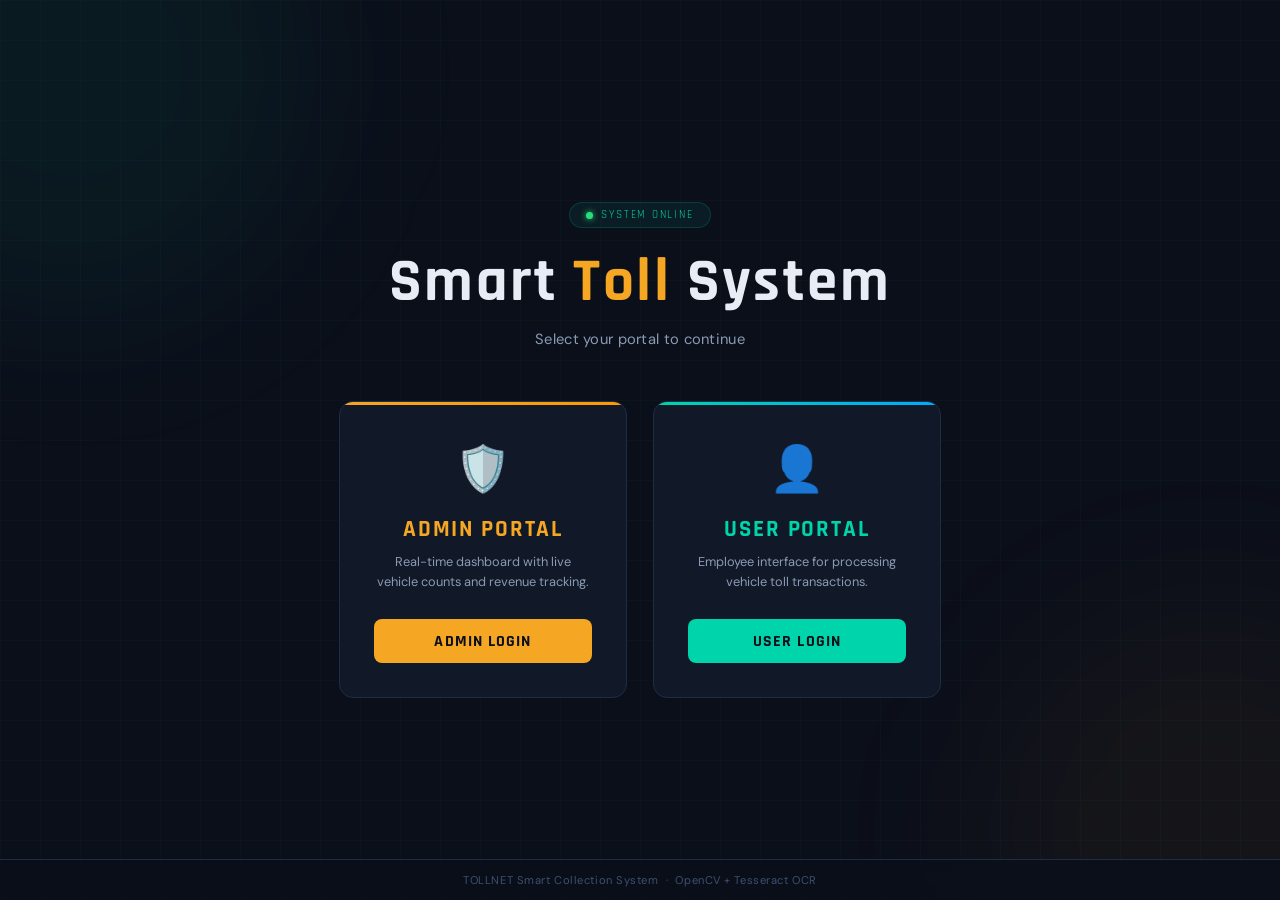
<file: frontend/index.html>
<!DOCTYPE html>
<html lang="en">
<head>
  <meta charset="UTF-8" />
  <meta name="viewport" content="width=device-width, initial-scale=1.0" />
  <title>Smart Toll System</title>
  <link rel="preconnect" href="https://fonts.googleapis.com" />
  <link rel="preconnect" href="https://fonts.gstatic.com" crossorigin />
  <link href="https://fonts.googleapis.com/css2?family=Rajdhani:wght@400;600;700&family=DM+Sans:wght@300;400;500;600&display=swap" rel="stylesheet" />
  <style>
    :root {
      --bg:        #0b0f1a;
      --surface:   #111827;
      --surface2:  #1a2235;
      --border:    #1e2d45;
      --border-hi: #2a4060;
      --amber:     #f5a623;
      --amber-dim: #b37518;
      --teal:      #00d4aa;
      --teal-dim:  #008f72;
      --red:       #e74c4c;
      --green:     #28e07b;
      --text-hi:   #e8edf5;
      --text-mid:  #8a9bb5;
      --text-lo:   #3d5070;
      --font-disp: 'Rajdhani', sans-serif;
      --font-body: 'DM Sans', sans-serif;
      --r:  8px;
      --rl: 14px;
    }
    *, *::before, *::after { box-sizing: border-box; margin: 0; padding: 0; }

    body {
      font-family: var(--font-body);
      background: var(--bg);
      color: var(--text-hi);
      min-height: 100vh;
      display: flex;
      flex-direction: column;
      align-items: center;
      justify-content: center;
      background-image:
        linear-gradient(rgba(0,212,170,0.028) 1px, transparent 1px),
        linear-gradient(90deg, rgba(0,212,170,0.028) 1px, transparent 1px);
      background-size: 40px 40px;
      overflow: hidden;
    }

    /* ── ambient blobs ── */
    .blob {
      position: fixed;
      border-radius: 50%;
      pointer-events: none;
      filter: blur(80px);
    }
    .blob-teal  { width:500px;height:500px;top:-180px;left:-180px;background:rgba(0,212,170,0.055); }
    .blob-amber { width:460px;height:460px;bottom:-160px;right:-160px;background:rgba(245,166,35,0.045); }

    /* ── header ── */
    .header {
      text-align: center;
      margin-bottom: 52px;
      animation: fadeUp .55s ease both;
    }
    .live-badge {
      display: inline-flex;
      align-items: center;
      gap: 8px;
      background: rgba(0,212,170,0.07);
      border: 1px solid rgba(0,212,170,0.18);
      border-radius: 40px;
      padding: 5px 16px;
      font-family: var(--font-disp);
      font-size: .7rem;
      letter-spacing: .16em;
      color: var(--teal);
      text-transform: uppercase;
      margin-bottom: 22px;
    }
    .dot {
      width:7px;height:7px;border-radius:50%;
      background:var(--green);box-shadow:0 0 6px var(--green);
      animation: blink 2s step-end infinite;
    }
    h1 {
      font-family: var(--font-disp);
      font-size: clamp(2.4rem, 5.5vw, 3.8rem);
      font-weight: 700;
      letter-spacing: .04em;
      line-height: 1.08;
      color: var(--text-hi);
    }
    h1 em { font-style: normal; color: var(--amber); }
    .tagline {
      margin-top: 13px;
      color: var(--text-mid);
      font-size: .92rem;
      letter-spacing: .02em;
    }

    /* ── portal cards ── */
    .portals {
      display: flex;
      gap: 26px;
      flex-wrap: wrap;
      justify-content: center;
    }
    .card {
      background: var(--surface);
      border: 1px solid var(--border);
      border-radius: var(--rl);
      padding: 38px 34px 34px;
      width: 288px;
      text-align: center;
      cursor: pointer;
      position: relative;
      overflow: hidden;
      transition: transform .22s, border-color .22s, box-shadow .22s;
      animation: fadeUp .55s ease both;
    }
    .card:nth-child(2) { animation-delay: .1s; }
    .card::before {
      content:'';
      position:absolute;top:0;left:0;right:0;height:3px;
    }
    .card.admin::before { background: linear-gradient(90deg,var(--amber),#ff9900); }
    .card.user::before  { background: linear-gradient(90deg,var(--teal),#00aaff); }
    .card:hover { transform: translateY(-6px); }
    .card.admin:hover { border-color:var(--amber-dim); box-shadow:0 14px 44px rgba(245,166,35,.17); }
    .card.user:hover  { border-color:var(--teal-dim);  box-shadow:0 14px 44px rgba(0,212,170,.17); }

    .card-icon { font-size: 2.8rem; margin-bottom: 16px; }
    .card-title {
      font-family: var(--font-disp);
      font-size: 1.45rem;
      font-weight: 700;
      letter-spacing: .08em;
      text-transform: uppercase;
      margin-bottom: 8px;
    }
    .card.admin .card-title { color: var(--amber); }
    .card.user  .card-title { color: var(--teal); }
    .card-desc {
      font-size: .8rem;
      color: var(--text-mid);
      line-height: 1.6;
      margin-bottom: 26px;
    }
    .card-btn {
      display: block;
      width: 100%;
      padding: 12px;
      border: none;
      border-radius: var(--r);
      font-family: var(--font-disp);
      font-size: .98rem;
      font-weight: 700;
      letter-spacing: .07em;
      text-transform: uppercase;
      cursor: pointer;
      transition: all .18s;
    }
    .card.admin .card-btn { background:var(--amber); color:#0b0f1a; }
    .card.admin .card-btn:hover { background:#ffbe4a; box-shadow:0 4px 20px rgba(245,166,35,.38); }
    .card.user  .card-btn { background:var(--teal);  color:#0b0f1a; }
    .card.user  .card-btn:hover { background:#00f0c4; box-shadow:0 4px 20px rgba(0,212,170,.38); }

    /* ── modal ── */
    .overlay {
      position: fixed; inset: 0;
      background: rgba(6,10,18,.88);
      backdrop-filter: blur(9px);
      display: flex; align-items: center; justify-content: center;
      z-index: 300;
      opacity: 0; pointer-events: none;
      transition: opacity .24s;
    }
    .overlay.open { opacity: 1; pointer-events: all; }

    .modal {
      background: var(--surface);
      border: 1px solid var(--border-hi);
      border-radius: var(--rl);
      padding: 38px 34px;
      width: 370px;
      max-width: 92vw;
      position: relative;
      transform: translateY(18px);
      transition: transform .24s;
    }
    .overlay.open .modal { transform: translateY(0); }

    .modal::before {
      content:'';
      position:absolute;top:0;left:0;right:0;height:3px;
      border-radius:var(--rl) var(--rl) 0 0;
    }
    .modal.admin::before { background:linear-gradient(90deg,var(--amber),#ff9900); }
    .modal.user::before  { background:linear-gradient(90deg,var(--teal),#00aaff); }

    .modal-close {
      position:absolute; top:13px; right:15px;
      background:none; border:none;
      color:var(--text-lo); font-size:1.25rem;
      cursor:pointer; line-height:1;
      transition:color .15s;
    }
    .modal-close:hover { color:var(--text-hi); }

    .modal-title {
      font-family: var(--font-disp);
      font-size: 1.5rem;
      font-weight: 700;
      letter-spacing: .08em;
      text-transform: uppercase;
      margin-bottom: 5px;
    }
    .modal.admin .modal-title { color:var(--amber); }
    .modal.user  .modal-title { color:var(--teal); }

    .modal-sub { font-size: .8rem; color:var(--text-mid); margin-bottom: 26px; }

    .field { margin-bottom: 17px; }
    .field label {
      display:block;
      font-family: var(--font-disp);
      font-size: .7rem;
      font-weight: 600;
      letter-spacing: .16em;
      text-transform: uppercase;
      color: var(--text-mid);
      margin-bottom: 7px;
    }
    .field input {
      width: 100%;
      background: var(--surface2);
      border: 1.5px solid var(--border);
      border-radius: var(--r);
      color: var(--text-hi);
      font-family: var(--font-body);
      font-size: .94rem;
      padding: 11px 13px;
      outline: none;
      transition: border-color .2s, box-shadow .2s;
    }
    .field input::placeholder { color:var(--text-lo); }
    .modal.admin .field input:focus { border-color:var(--amber-dim); box-shadow:0 0 0 3px rgba(245,166,35,.09); }
    .modal.user  .field input:focus { border-color:var(--teal-dim);  box-shadow:0 0 0 3px rgba(0,212,170,.09); }

    .form-err {
      font-size: .76rem;
      color: var(--red);
      margin-bottom: 12px;
      min-height: 1.1em;
      display: none;
    }
    .form-err.show { display:block; }

    .form-btn {
      width:100%; padding:12px;
      border:none; border-radius:var(--r);
      font-family:var(--font-disp); font-size:1.02rem;
      font-weight:700; letter-spacing:.07em;
      text-transform:uppercase; cursor:pointer;
      transition:all .18s; position:relative;
    }
    .modal.admin .form-btn { background:var(--amber); color:#0b0f1a; }
    .modal.admin .form-btn:hover { background:#ffbe4a; box-shadow:0 4px 20px rgba(245,166,35,.35); }
    .modal.user  .form-btn { background:var(--teal);  color:#0b0f1a; }
    .modal.user  .form-btn:hover { background:#00f0c4; box-shadow:0 4px 20px rgba(0,212,170,.35); }
    .form-btn:disabled { opacity:.55; cursor:not-allowed; }

    .spinner {
      display: none;
      width: 16px; height: 16px;
      border: 2px solid rgba(0,0,0,0.3);
      border-top-color: #0b0f1a;
      border-radius: 50%;
      animation: spin .6s linear infinite;
      margin: 0 auto;
    }
    .form-btn.loading .btn-label { display:none; }
    .form-btn.loading .spinner   { display:block; }

    /* ── footer ── */
    footer {
      position:fixed; bottom:0; left:0; right:0;
      text-align:center; padding:13px;
      font-size:.7rem; color:var(--text-lo);
      letter-spacing:.05em;
      border-top:1px solid var(--border);
      background:rgba(11,15,26,.88);
      backdrop-filter:blur(8px);
    }

    /* ── animations ── */
    @keyframes blink   { 0%,100%{opacity:1} 50%{opacity:.3} }
    @keyframes fadeUp  { from{opacity:0;transform:translateY(22px)} to{opacity:1;transform:translateY(0)} }
    @keyframes spin    { to{transform:rotate(360deg)} }

    @media(max-width:640px){
      .portals { flex-direction:column; align-items:center; }
      .card { width:100%; max-width:330px; }
    }
  </style>
</head>
<body>

  <div class="blob blob-teal"></div>
  <div class="blob blob-amber"></div>

  <!-- ── Header ── -->
  <div class="header">
    <div class="live-badge"><span class="dot"></span> System Online</div>
    <h1>Smart <em>Toll</em> System</h1>
    <p class="tagline">Select your portal to continue</p>
  </div>

  <!-- ── Portal Cards ── -->
  <div class="portals">
    <div class="card admin" onclick="openModal('admin')">
      <div class="card-icon">🛡️</div>
      <div class="card-title">Admin Portal</div>
      <p class="card-desc">Real-time dashboard with live vehicle counts and revenue tracking.</p>
      <button class="card-btn" onclick="event.stopPropagation();openModal('admin')">Admin Login</button>
    </div>
    <div class="card user" onclick="openModal('user')">
      <div class="card-icon">👤</div>
      <div class="card-title">User Portal</div>
      <p class="card-desc">Employee interface for processing vehicle toll transactions.</p>
      <button class="card-btn" onclick="event.stopPropagation();openModal('user')">User Login</button>
    </div>
  </div>

  <!-- ── Admin Login Modal ── -->
  <div class="overlay" id="adminOverlay">
    <div class="modal admin">
      <button class="modal-close" onclick="closeModal('admin')">✕</button>
      <div class="modal-title">Admin Login</div>
      <p class="modal-sub">Enter your administrator credentials</p>
      <div class="field">
        <label for="aUser">Username</label>
        <input type="text" id="aUser" placeholder="rohit" autocomplete="off" />
      </div>
      <div class="field">
        <label for="aPass">Password</label>
        <input type="password" id="aPass" placeholder="••••••••"
               onkeydown="if(event.key==='Enter') doLogin('admin')" />
      </div>
      <div class="form-err" id="adminErr"></div>
      <button class="form-btn" id="adminBtn" onclick="doLogin('admin')">
        <span class="btn-label">Login →</span>
        <div class="spinner"></div>
      </button>
    </div>
  </div>

  <!-- ── User Login Modal ── -->
  <div class="overlay" id="userOverlay">
    <div class="modal user">
      <button class="modal-close" onclick="closeModal('user')">✕</button>
      <div class="modal-title">User Login</div>
      <p class="modal-sub">Enter your employee credentials</p>
      <div class="field">
        <label for="uUser">Username</label>
        <input type="text" id="uUser" placeholder="dev" autocomplete="off" />
      </div>
      <div class="field">
        <label for="uPass">Password</label>
        <input type="password" id="uPass" placeholder="••••••••"
               onkeydown="if(event.key==='Enter') doLogin('user')" />
      </div>
      <div class="form-err" id="userErr"></div>
      <button class="form-btn" id="userBtn" onclick="doLogin('user')">
        <span class="btn-label">Login →</span>
        <div class="spinner"></div>
      </button>
    </div>
  </div>

  <footer>TOLLNET Smart Collection System &nbsp;·&nbsp; OpenCV + Tesseract OCR</footer>

  <script>
    const API = 'http://127.0.0.1:5001';

    function openModal(type) {
      document.getElementById(type + 'Overlay').classList.add('open');
      setTimeout(() => {
        document.getElementById(type === 'admin' ? 'aUser' : 'uUser').focus();
      }, 240);
    }
    function closeModal(type) {
      document.getElementById(type + 'Overlay').classList.remove('open');
      setErr(type, '');
    }

    // Close on backdrop click
    ['admin','user'].forEach(t => {
      document.getElementById(t + 'Overlay').addEventListener('click', function(e) {
        if (e.target === this) closeModal(t);
      });
    });

    function setErr(type, msg) {
      const el = document.getElementById(type + 'Err');
      el.textContent = msg;
      el.classList.toggle('show', !!msg);
    }
    function setBusy(type, busy) {
      const btn = document.getElementById(type + 'Btn');
      btn.classList.toggle('loading', busy);
      btn.disabled = busy;
    }

    async function doLogin(type) {
      const isAdmin = type === 'admin';
      const username = document.getElementById(isAdmin ? 'aUser' : 'uUser').value.trim();
      const password = document.getElementById(isAdmin ? 'aPass' : 'uPass').value;

      setErr(type, '');
      if (!username || !password) { setErr(type, 'Please enter both username and password.'); return; }

      setBusy(type, true);
      try {
        const res  = await fetch(API + '/login', {
          method: 'POST',
          headers: { 'Content-Type': 'application/json' },
          body: JSON.stringify({ username, password })
        });
        const data = await res.json();

        if (data.success) {
          // Store session
          sessionStorage.setItem('toll_user',     data.username);
          sessionStorage.setItem('toll_role',     data.role);
          sessionStorage.setItem('toll_name',     data.name);

          if (data.role === 'admin') {
            window.location.href = 'admin.html';
          } else {
            window.location.href = 'employee.html';
          }
        } else {
          setErr(type, data.message || 'Invalid credentials.');
          document.getElementById(isAdmin ? 'aPass' : 'uPass').value = '';
        }
      } catch (err) {
        setErr(type, 'Cannot connect to server. Make sure Flask is running on port 5001.');
      }
      setBusy(type, false);
    }
  </script>
</body>
</html>
</file>
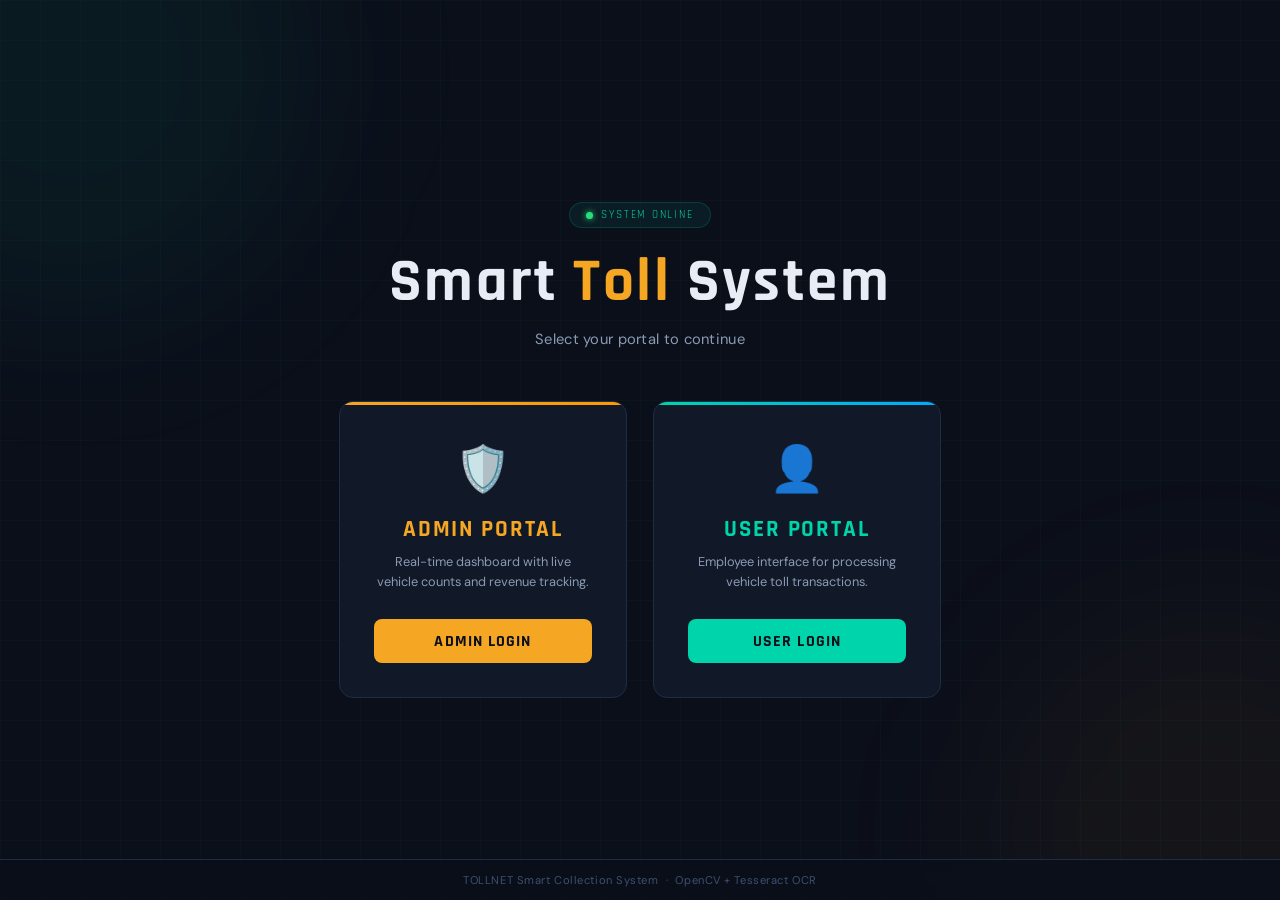
<file: frontend/admin.html>
<!DOCTYPE html>
<html lang="en">
<head>
  <meta charset="UTF-8" />
  <meta name="viewport" content="width=device-width, initial-scale=1.0" />
  <title>Admin Dashboard — Smart Toll System</title>
  <link rel="preconnect" href="https://fonts.googleapis.com" />
  <link rel="preconnect" href="https://fonts.gstatic.com" crossorigin />
  <link href="https://fonts.googleapis.com/css2?family=Rajdhani:wght@400;600;700&family=DM+Sans:wght@300;400;500;600&display=swap" rel="stylesheet" />
  <style>
    :root {
      --bg: #0b0f1a; --surface: #111827; --surface2: #1a2235;
      --border: #1e2d45; --border-hi: #2a4060;
      --amber: #f5a623; --amber-dim: #b37518;
      --teal: #00d4aa; --teal-dim: #008f72;
      --red: #ff4d4d; --green: #28e07b; --blue: #3b82f6;
      --text-hi: #e8edf5; --text-mid: #8a9bb5; --text-lo: #3d5070;
      --font-display: 'Rajdhani', sans-serif; --font-body: 'DM Sans', sans-serif;
      --radius: 8px; --radius-lg: 14px; --shadow: 0 4px 24px rgba(0,0,0,0.5);
    }
    *, *::before, *::after { box-sizing: border-box; margin: 0; padding: 0; }
    body {
      font-family: var(--font-body); background: var(--bg); color: var(--text-hi);
      min-height: 100vh; display: flex; flex-direction: column;
      background-image: linear-gradient(rgba(0,212,170,0.025) 1px, transparent 1px),
        linear-gradient(90deg, rgba(0,212,170,0.025) 1px, transparent 1px);
      background-size: 40px 40px;
    }
    .topbar { border-bottom: 1px solid var(--border); background: rgba(11,15,26,0.95);
      backdrop-filter: blur(10px); position: sticky; top: 0; z-index: 100; }
    .topbar-inner { max-width: 1200px; margin: 0 auto; padding: 0 24px;
      height: 56px; display: flex; align-items: center; justify-content: space-between; }
    .topbar-logo { display: flex; align-items: center; gap: 10px;
      font-family: var(--font-display); font-size: 1.4rem; font-weight: 700; letter-spacing: 0.08em; }
    .logo-icon { color: var(--teal); animation: pulse-teal 3s ease-in-out infinite; }
    .logo-text strong { color: var(--amber); }
    .admin-badge { background: rgba(245,166,35,0.12); border: 1px solid rgba(245,166,35,0.3);
      color: var(--amber); font-family: var(--font-display); font-size: 0.68rem; font-weight: 700;
      letter-spacing: 0.15em; padding: 3px 10px; border-radius: 20px; text-transform: uppercase; }
    .topbar-right { display: flex; align-items: center; gap: 20px; }
    .topbar-status { display: flex; align-items: center; gap: 8px; font-size: 0.75rem;
      font-weight: 500; letter-spacing: 0.05em; color: var(--text-mid); text-transform: uppercase; }
    .status-dot { width: 8px; height: 8px; border-radius: 50%;
      background: var(--green); box-shadow: 0 0 6px var(--green); animation: blink 2s step-end infinite; }
    .btn-logout { background: var(--surface2); border: 1px solid var(--border-hi);
      color: var(--text-mid); font-family: var(--font-display); font-size: 0.85rem; font-weight: 600;
      letter-spacing: 0.06em; padding: 7px 16px; border-radius: var(--radius);
      cursor: pointer; transition: all 0.18s; text-transform: uppercase; }
    .btn-logout:hover { background: var(--border); color: var(--text-hi); }

    main { flex: 1; max-width: 1200px; margin: 0 auto; width: 100%; padding: 36px 24px; }
    .dashboard-header { margin-bottom: 28px; }
    .dashboard-header h2 { font-family: var(--font-display); font-size: 1.9rem;
      font-weight: 700; letter-spacing: 0.04em; margin-bottom: 4px; }
    .dashboard-header p { font-size: 0.85rem; color: var(--text-mid); }
    .last-update { font-size: 0.75rem; color: var(--text-lo); margin-top: 4px; }
    .last-update span { color: var(--teal); }

    /* Stats */
    .stats-grid { display: grid; grid-template-columns: repeat(2, 1fr); gap: 24px; margin-bottom: 36px; }
    .stat-card { background: var(--surface); border: 1px solid var(--border);
      border-radius: var(--radius-lg); padding: 32px; position: relative;
      overflow: hidden; box-shadow: var(--shadow); transition: border-color 0.2s; }
    .stat-card::before { content: ''; position: absolute; top: 0; left: 0; right: 0; height: 3px; }
    .stat-card.vehicles::before { background: linear-gradient(90deg, var(--teal), #00a8ff); }
    .stat-card.revenue::before  { background: linear-gradient(90deg, var(--amber), #ff9900); }
    .stat-card:hover { border-color: var(--border-hi); }
    .stat-label { font-family: var(--font-display); font-size: 0.72rem; font-weight: 600;
      letter-spacing: 0.2em; text-transform: uppercase; margin-bottom: 16px;
      display: flex; align-items: center; gap: 8px; }
    .stat-card.vehicles .stat-label { color: var(--teal); }
    .stat-card.revenue  .stat-label { color: var(--amber); }
    .stat-value { font-family: var(--font-display); font-size: clamp(3rem, 5vw, 4.5rem);
      font-weight: 700; line-height: 1; margin-bottom: 12px; letter-spacing: 0.02em; transition: color 0.3s; }
    .stat-card.vehicles .stat-value { color: var(--teal); }
    .stat-card.revenue  .stat-value { color: var(--amber); }
    .stat-value.flash { animation: value-flash 0.5s ease; }
    .stat-meta { font-size: 0.82rem; color: var(--text-mid); display: flex; align-items: center; gap: 6px; }
    .trend-up { color: var(--green); }
    .live-indicator { display: flex; align-items: center; gap: 8px; margin-top: 20px;
      font-size: 0.72rem; color: var(--text-lo); font-family: var(--font-display);
      letter-spacing: 0.1em; text-transform: uppercase; }
    .pulse-ring { position: relative; width: 12px; height: 12px; }
    .pulse-ring::before, .pulse-ring::after { content: ''; position: absolute; inset: 0; border-radius: 50%; }
    .pulse-ring::before { background: var(--green); animation: pulse-core 2s ease-in-out infinite; }
    .pulse-ring::after  { background: var(--green); opacity: 0.3; animation: pulse-ring-anim 2s ease-in-out infinite; }

    /* Tabs */
    .tab-nav { display: flex; gap: 4px; margin-bottom: 20px;
      background: var(--surface2); border: 1px solid var(--border);
      border-radius: var(--radius-lg); padding: 6px; width: fit-content; }
    .tab-nav button { background: none; border: none; color: var(--text-mid);
      font-family: var(--font-display); font-size: 0.82rem; font-weight: 600;
      letter-spacing: 0.1em; text-transform: uppercase; padding: 8px 18px;
      border-radius: var(--radius); cursor: pointer; transition: all 0.18s; }
    .tab-nav button.active { background: var(--teal); color: #0b0f1a; }
    .tab-nav button:not(.active):hover { color: var(--text-hi); }

    .tab-panel { display: none; }
    .tab-panel.active { display: block; }

    /* Table shared */
    .section-title { font-family: var(--font-display); font-size: 0.75rem; font-weight: 600;
      letter-spacing: 0.18em; color: var(--teal); text-transform: uppercase; margin-bottom: 16px; }
    .log-card { background: var(--surface); border: 1px solid var(--border);
      border-radius: var(--radius-lg); overflow: hidden; box-shadow: var(--shadow); }
    .log-header { background: var(--surface2); border-bottom: 1px solid var(--border);
      padding: 12px 20px; font-family: var(--font-display); font-size: 0.68rem;
      font-weight: 600; letter-spacing: 0.15em; color: var(--text-lo); text-transform: uppercase; }
    .log-body { max-height: 420px; overflow-y: auto; }
    .log-body::-webkit-scrollbar { width: 4px; }
    .log-body::-webkit-scrollbar-track { background: var(--surface); }
    .log-body::-webkit-scrollbar-thumb { background: var(--border-hi); border-radius: 2px; }
    .log-row { padding: 13px 20px; border-bottom: 1px solid var(--border);
      font-size: 0.84rem; align-items: center; transition: background 0.15s; display: grid; gap: 10px; }
    .log-row:last-child { border-bottom: none; }
    .log-row:hover { background: var(--surface2); }
    .log-row.new-entry { animation: row-flash 1s ease; }

    /* Transaction table columns */
    .tx-grid { grid-template-columns: 1.2fr 1fr 1.2fr 0.8fr 0.9fr 0.9fr; }
    .log-header.tx-grid { display: grid; }

    /* Recharge table columns */
    .rch-grid { grid-template-columns: 1.3fr 1.1fr 0.8fr 1fr 1.1fr 1fr; }
    .log-header.rch-grid { display: grid; }

    .log-time    { color: var(--text-mid); font-size: 0.78rem; }
    .log-vehicle { font-family: 'Courier New', monospace; color: var(--amber); font-size: 0.82rem; letter-spacing: 0.06em; }
    .log-owner   { color: var(--text-hi); }
    .log-type    { color: var(--text-mid); font-size: 0.8rem; }
    .log-amount  { color: var(--teal); font-family: var(--font-display); font-weight: 600; font-size: 0.9rem; }
    .log-receipt { color: var(--text-lo); font-size: 0.75rem; font-family: 'Courier New', monospace; }

    .badge { display: inline-flex; align-items: center; gap: 5px;
      padding: 3px 10px; border-radius: 20px; font-size: 0.72rem;
      font-family: var(--font-display); font-weight: 700; letter-spacing: 0.1em; }
    .badge.pending  { background: rgba(245,166,35,0.15); color: var(--amber); border: 1px solid rgba(245,166,35,0.3); }
    .badge.approved { background: rgba(40,224,123,0.12); color: var(--green);  border: 1px solid rgba(40,224,123,0.3); }
    .badge.rejected { background: rgba(255,77,77,0.12);  color: var(--red);    border: 1px solid rgba(255,77,77,0.3); }

    .action-btns { display: flex; gap: 6px; }
    .btn-accept, .btn-reject {
      border: none; border-radius: 6px; padding: 5px 12px; font-size: 0.75rem;
      font-family: var(--font-display); font-weight: 700; letter-spacing: 0.06em;
      cursor: pointer; transition: all 0.15s; text-transform: uppercase; }
    .btn-accept { background: rgba(40,224,123,0.15); color: var(--green); border: 1px solid rgba(40,224,123,0.3); }
    .btn-accept:hover { background: var(--green); color: #0b0f1a; }
    .btn-reject { background: rgba(255,77,77,0.12); color: var(--red); border: 1px solid rgba(255,77,77,0.3); }
    .btn-reject:hover { background: var(--red); color: #fff; }

    .log-empty { text-align: center; padding: 48px 20px; color: var(--text-lo); font-size: 0.85rem; }

    .footer { text-align: center; padding: 20px; font-size: 0.73rem; color: var(--text-lo);
      letter-spacing: 0.05em; border-top: 1px solid var(--border); }

    @keyframes blink          { 0%,100%{opacity:1} 50%{opacity:0.3} }
    @keyframes pulse-teal     { 0%,100%{text-shadow:0 0 6px rgba(0,212,170,0.5)} 50%{text-shadow:0 0 16px rgba(0,212,170,0.9)} }
    @keyframes pulse-core     { 0%,100%{transform:scale(1);opacity:1} 50%{transform:scale(0.8);opacity:0.8} }
    @keyframes pulse-ring-anim{ 0%{transform:scale(1);opacity:0.3} 100%{transform:scale(2.5);opacity:0} }
    @keyframes value-flash    { 0%,100%{opacity:1} 50%{opacity:0.4} }
    @keyframes row-flash      { 0%{background:rgba(0,212,170,0.1)} 100%{background:transparent} }

    @media (max-width: 700px) {
      .stats-grid { grid-template-columns: 1fr; }
      .tx-grid, .rch-grid { grid-template-columns: 1fr 1fr 1fr; }
      .tx-grid > *:nth-child(n+4), .rch-grid > *:nth-child(n+4) { display: none; }
    }

    /* Register Vehicle form */
    .reg-form { padding: 24px; display: grid; grid-template-columns: 1fr 1fr; gap: 16px; }
    .reg-field { display: flex; flex-direction: column; gap: 6px; }
    .reg-field.full { grid-column: 1/-1; }
    .reg-field label {
      font-family: var(--font-display); font-size: 0.68rem; font-weight: 600;
      letter-spacing: 0.14em; text-transform: uppercase; color: var(--text-mid);
    }
    .reg-field input, .reg-field select {
      background: var(--surface2); border: 1.5px solid var(--border);
      border-radius: 8px; color: var(--text-hi); font-family: var(--font-body);
      font-size: 0.9rem; padding: 10px 12px; outline: none; transition: border-color 0.2s;
    }
    .reg-field input:focus, .reg-field select:focus {
      border-color: var(--amber-dim); box-shadow: 0 0 0 3px rgba(245,166,35,0.09);
    }
    .reg-field input::placeholder { color: var(--text-lo); }
    .reg-field select option { background: var(--surface); }
    .btn-reg-submit {
      grid-column: 1/-1; background: var(--amber); color: #0b0f1a; border: none;
      border-radius: 8px; padding: 12px; font-family: var(--font-display); font-size: 0.98rem;
      font-weight: 700; letter-spacing: 0.07em; text-transform: uppercase;
      cursor: pointer; transition: all 0.18s;
    }
    .btn-reg-submit:hover { background: #ffbe4a; box-shadow: 0 4px 16px rgba(245,166,35,0.3); }
    .btn-reg-submit:disabled { opacity: 0.55; cursor: not-allowed; }
    .reg-msg { grid-column: 1/-1; font-size: 0.82rem; padding: 10px 14px;
      border-radius: 8px; display: none; }
    .reg-msg.success { background: rgba(40,224,123,0.1); color: #28e07b; border: 1px solid rgba(40,224,123,0.25); }
    .reg-msg.error   { background: rgba(255,77,77,0.1);  color: #ff6b6b; border: 1px solid rgba(255,77,77,0.25); }
    .reg-result {
      grid-column: 1/-1; background: var(--surface2); border: 1px solid var(--border);
      border-radius: 10px; padding: 16px; display: none;
    }
    .reg-result-title { font-family: var(--font-display); font-size: 0.7rem; letter-spacing: 0.14em;
      text-transform: uppercase; color: var(--teal); margin-bottom: 12px; }
    .reg-result-grid { display: grid; grid-template-columns: 1fr 1fr; gap: 10px; }
    .reg-kv { display: flex; flex-direction: column; gap: 3px; }
    .reg-k { font-size: 0.7rem; color: var(--text-lo); text-transform: uppercase; letter-spacing: 0.1em; }
    .reg-v { font-size: 0.9rem; color: var(--text-hi); font-weight: 500; }
    .reg-v.mono { font-family: 'Courier New', monospace; color: var(--amber); }
    .reg-v.toll { font-family: 'Courier New', monospace; color: var(--teal); font-size: 0.88rem; }

    /* Vehicle details search */
    .vd-search-area { padding: 24px; }
    .vd-row { display: flex; gap: 10px; margin-bottom: 16px; }
    .vd-row input {
      flex: 1; background: var(--surface2); border: 1.5px solid var(--border);
      border-radius: 8px; color: var(--text-hi); font-family: var(--font-body);
      font-size: 0.9rem; padding: 10px 12px; outline: none; transition: border-color 0.2s;
    }
    .vd-row input:focus { border-color: var(--teal-dim); box-shadow: 0 0 0 3px rgba(0,212,170,0.09); }
    .vd-row input::placeholder { color: var(--text-lo); }
    .btn-vd { background: var(--teal); color: #0b0f1a; border: none; border-radius: 8px;
      padding: 10px 20px; font-family: var(--font-display); font-size: 0.9rem;
      font-weight: 700; letter-spacing: 0.07em; text-transform: uppercase;
      cursor: pointer; transition: all 0.18s; white-space: nowrap;
    }
    .btn-vd:hover { background: #00f0c4; }
    .vd-detail-grid { display: grid; grid-template-columns: repeat(3, 1fr); gap: 10px; }
    .vd-card { background: var(--surface2); border: 1px solid var(--border); border-radius: 10px; padding: 14px; }
    .vd-card.wide { grid-column: 1/-1; }
    .vd-card-label { font-size: 0.68rem; letter-spacing: 0.12em; text-transform: uppercase;
      color: var(--text-lo); margin-bottom: 5px; }
    .vd-card-value { font-size: 0.92rem; color: var(--text-hi); font-weight: 500; }
    .vd-card-value.mono  { font-family: 'Courier New', monospace; color: var(--amber); }
    .vd-card-value.green { color: var(--teal); font-family: var(--font-display); font-weight: 700; }
    .vd-card-value.toll  { font-family: 'Courier New', monospace; color: var(--teal); font-size: 0.84rem; }
    .vd-err { background: rgba(255,77,77,0.1); color: #ff6b6b; border: 1px solid rgba(255,77,77,0.25);
      border-radius: 8px; padding: 10px 14px; font-size: 0.84rem; display: none; }

  </style>
</head>
<body>

  <header class="topbar">
    <div class="topbar-inner">
      <div class="topbar-logo">
        <span class="logo-icon">⬡</span>
        <span class="logo-text">TOLL<strong>NET</strong></span>
        <span class="admin-badge">Admin</span>
      </div>
      <div class="topbar-right">
        <div class="topbar-status"><span class="status-dot"></span> Live</div>
        <button class="btn-logout" onclick="logout()">⏏ Logout</button>
      </div>
    </div>
  </header>

  <main>
    <div class="dashboard-header">
      <h2>Real-Time Dashboard</h2>
      <p>Live monitoring — auto-refreshes every 5 seconds</p>
      <div class="last-update">Last updated: <span id="lastUpdate">—</span></div>
    </div>

    <!-- Stats -->
    <div class="stats-grid">
      <div class="stat-card vehicles">
        <div class="stat-label"><span>🚗</span> Live Vehicle Count</div>
        <div class="stat-value" id="vehicleCount">—</div>
        <div class="stat-meta"><span class="trend-up">▲</span> <span id="vehicleMeta">Vehicles processed today</span></div>
        <div class="live-indicator"><div class="pulse-ring"></div> Updating live</div>
      </div>
      <div class="stat-card revenue">
        <div class="stat-label"><span>₹</span> Total Revenue</div>
        <div class="stat-value" id="revenueValue">—</div>
        <div class="stat-meta"><span class="trend-up">▲</span> <span id="revenueMeta">Total collected today</span></div>
        <div class="live-indicator"><div class="pulse-ring"></div> Updating live</div>
      </div>
    </div>

    <!-- Tabs -->
    <div class="tab-nav">
      <button class="active" onclick="switchTab('live')" id="tabLive">📊 Live Transactions</button>
      <button onclick="switchTab('history')" id="tabHistory">📋 Transaction History</button>
      <button onclick="switchTab('recharge')" id="tabRecharge">💳 Recharge Requests <span id="pendingBadge" style="display:none;background:var(--red);color:#fff;border-radius:10px;padding:1px 7px;font-size:0.65rem;margin-left:4px;">0</span></button>
      <button onclick="switchTab('register')" id="tabRegister">➕ Register Vehicle</button>
      <button onclick="switchTab('vdetails')" id="tabVdetails">🔍 Vehicle Details</button>
    </div>

    <!-- REGISTER VEHICLE TAB -->
    <div class="tab-panel" id="panelRegister">
      <div class="section-title">Register New Vehicle</div>
      <div class="log-card">
        <div class="reg-form">
          <div class="reg-field full" id="regMsg" style="display:none;"></div>
          <div class="reg-field">
            <label for="regName">Full Name</label>
            <input type="text" id="regName" placeholder="e.g. Rahul Sharma" maxlength="60" autocomplete="off" />
          </div>
          <div class="reg-field">
            <label for="regVehicle">Vehicle Number</label>
            <input type="text" id="regVehicle" placeholder="e.g. MH12AB1234"
              oninput="this.value=this.value.toUpperCase().replace(/[^A-Z0-9]/g,'')"
              maxlength="15" autocomplete="off" />
          </div>
          <div class="reg-field">
            <label for="regAadhaar">Aadhaar Number (12 digits)</label>
            <input type="text" id="regAadhaar" placeholder="123456789012"
              oninput="this.value=this.value.replace(/[^0-9]/g,'').slice(0,12)"
              maxlength="12" autocomplete="off" />
          </div>
          <div class="reg-field">
            <label for="regPhone">Phone Number (10 digits)</label>
            <input type="text" id="regPhone" placeholder="9876543210"
              oninput="this.value=this.value.replace(/[^0-9]/g,'').slice(0,10)"
              maxlength="10" autocomplete="off" />
          </div>
          <div class="reg-field">
            <label for="regDob">Date of Birth</label>
            <input type="date" id="regDob" />
          </div>
          <div class="reg-field">
            <label for="regType">Vehicle Type</label>
            <select id="regType">
              <option value="car">Car (₹100)</option>
              <option value="bike">Bike (₹50)</option>
              <option value="truck">Truck (₹150)</option>
              <option value="bus">Bus (₹150)</option>
            </select>
          </div>
          <div class="reg-result" id="regResult">
            <div class="reg-result-title">✓ Vehicle Registered Successfully</div>
            <div class="reg-result-grid">
              <div class="reg-kv"><span class="reg-k">Vehicle Number</span><span class="reg-v mono" id="rr-num">—</span></div>
              <div class="reg-kv"><span class="reg-k">Owner</span><span class="reg-v" id="rr-name">—</span></div>
              <div class="reg-kv" style="grid-column:1/-1"><span class="reg-k">Generated Toll ID</span><span class="reg-v toll" id="rr-tollid">—</span></div>
              <div class="reg-kv"><span class="reg-k">Registered At</span><span class="reg-v" id="rr-regat">—</span></div>
            </div>
          </div>
          <button class="btn-reg-submit" id="btnRegSubmit" onclick="submitRegisterVehicle()">
            ➕ Register Vehicle &amp; Generate Toll ID
          </button>
        </div>
      </div>
    </div>

    <!-- VEHICLE DETAILS TAB -->
    <div class="tab-panel" id="panelVdetails">
      <div class="section-title">Vehicle Details Lookup</div>
      <div class="log-card">
        <div class="vd-search-area">
          <div class="vd-row">
            <input type="text" id="adminVdInput" placeholder="Enter vehicle number (e.g. MH12AB1234)"
              oninput="this.value=this.value.toUpperCase().replace(/[^A-Z0-9]/g,'')"
              maxlength="15" autocomplete="off"
              onkeydown="if(event.key==='Enter') adminSearchVehicle()" />
            <button class="btn-vd" onclick="adminSearchVehicle()">Search</button>
          </div>
          <div id="adminVdErr" class="vd-err"></div>
          <div id="adminVdResult" style="display:none;">
            <div class="vd-detail-grid">
              <div class="vd-card"><div class="vd-card-label">Vehicle Number</div><div class="vd-card-value mono" id="avd-num">—</div></div>
              <div class="vd-card"><div class="vd-card-label">Owner Name</div><div class="vd-card-value" id="avd-name">—</div></div>
              <div class="vd-card"><div class="vd-card-label">Vehicle Type</div><div class="vd-card-value" id="avd-type">—</div></div>
              <div class="vd-card"><div class="vd-card-label">Wallet Balance</div><div class="vd-card-value green" id="avd-balance">—</div></div>
              <div class="vd-card"><div class="vd-card-label">Phone</div><div class="vd-card-value" id="avd-phone">—</div></div>
              <div class="vd-card"><div class="vd-card-label">Date of Birth</div><div class="vd-card-value" id="avd-dob">—</div></div>
              <div class="vd-card wide"><div class="vd-card-label">Toll ID</div><div class="vd-card-value toll" id="avd-tollid">—</div></div>
              <div class="vd-card"><div class="vd-card-label">Aadhaar</div><div class="vd-card-value" id="avd-aadhaar">—</div></div>
              <div class="vd-card"><div class="vd-card-label">Registered At</div><div class="vd-card-value" id="avd-reg">—</div></div>
            </div>
          </div>
        </div>
      </div>
    </div>

    <!-- LIVE TAB -->
    <div class="tab-panel active" id="panelLive">
      <div class="section-title">Recent Transactions (Live)</div>
      <div class="log-card">
        <div class="log-header tx-grid">
          <span>Time</span><span>Vehicle No.</span><span>Owner</span>
          <span>Type</span><span>Toll</span><span>Receipt</span>
        </div>
        <div class="log-body" id="liveLogBody">
          <div class="log-empty">No transactions yet.</div>
        </div>
      </div>
    </div>

    <!-- HISTORY TAB -->
    <div class="tab-panel" id="panelHistory">
      <div class="section-title">Full Transaction History</div>
      <div class="log-card">
        <div class="log-header tx-grid">
          <span>Time</span><span>Vehicle No.</span><span>Owner</span>
          <span>Type</span><span>Toll</span><span>Receipt</span>
        </div>
        <div class="log-body" id="historyLogBody">
          <div class="log-empty">Loading…</div>
        </div>
      </div>
    </div>

    <!-- RECHARGE TAB -->
    <div class="tab-panel" id="panelRecharge">
      <div class="section-title">Recharge Requests</div>
      <div class="log-card">
        <div class="log-header rch-grid">
          <span>Vehicle No.</span><span>Owner</span><span>Amount</span>
          <span>Status</span><span>Submitted</span><span>Action</span>
        </div>
        <div class="log-body" id="rechargeLogBody">
          <div class="log-empty">Loading…</div>
        </div>
      </div>
    </div>
  </main>

  <footer class="footer">TOLLNET Admin Console &nbsp;·&nbsp; Real-Time Dashboard</footer>

  <script>
    if (sessionStorage.getItem('toll_role') !== 'admin') {
      window.location.href = 'index.html';
    }

    function logout() {
      sessionStorage.clear();
      window.location.href = 'index.html';
    }

    const API = 'http://127.0.0.1:5001';
    let prevVehicles = -1, prevRevenue = -1;

    function formatRevenue(v) {
      if (v >= 100000) return '₹' + (v / 100000).toFixed(2) + 'L';
      if (v >= 1000)   return '₹' + (v / 1000).toFixed(1) + 'K';
      return '₹' + v;
    }

    function flashEl(el) {
      el.classList.remove('flash'); void el.offsetWidth; el.classList.add('flash');
    }

    function switchTab(name) {
      ['live','history','recharge','register','vdetails'].forEach(t => {
        document.getElementById('tab' + t.charAt(0).toUpperCase() + t.slice(1)).classList.remove('active');
        document.getElementById('panel' + t.charAt(0).toUpperCase() + t.slice(1)).classList.remove('active');
      });
      document.getElementById('tab' + name.charAt(0).toUpperCase() + name.slice(1)).classList.add('active');
      document.getElementById('panel' + name.charAt(0).toUpperCase() + name.slice(1)).classList.add('active');

      if (name === 'history') fetchHistory();
      if (name === 'recharge') fetchRechargeRequests();
    }

    // ── Live stats (auto-refresh) ────────────────────────────────
    async function updateLiveDashboard() {
      try {
        const res  = await fetch(API + '/admin/stats');
        const data = await res.json();

        const vc = data.vehicle_count;
        const rv = data.total_revenue;

        const vcEl = document.getElementById('vehicleCount');
        const rvEl = document.getElementById('revenueValue');

        if (vc !== prevVehicles) { vcEl.textContent = vc; flashEl(vcEl); prevVehicles = vc; }
        if (rv !== prevRevenue)  { rvEl.textContent = formatRevenue(rv); flashEl(rvEl); prevRevenue = rv; }

        document.getElementById('vehicleMeta').textContent = `${vc} vehicle${vc !== 1 ? 's' : ''} processed today`;
        document.getElementById('revenueMeta').textContent = `${formatRevenue(rv)} collected today`;
        document.getElementById('lastUpdate').textContent  = new Date().toLocaleTimeString();

        renderLiveLog(data.recent_transactions || []);
      } catch (e) {
        document.getElementById('lastUpdate').textContent = 'Connection error';
      }
    }

    function renderLiveLog(txs) {
      const body = document.getElementById('liveLogBody');
      if (!txs.length) {
        body.innerHTML = '<div class="log-empty">No transactions yet.</div>';
        return;
      }
      body.innerHTML = txs.map((t, i) => `
        <div class="log-row tx-grid ${i === 0 ? 'new-entry' : ''}">
          <span class="log-time">${t.date_time || t.time || '—'}</span>
          <span class="log-vehicle">${t.vehicle_number || '—'}</span>
          <span class="log-owner">${t.owner_name || '—'}</span>
          <span class="log-type">${t.vehicle_type || '—'}</span>
          <span class="log-amount">₹${t.toll_amount || 0}</span>
          <span class="log-receipt">${t.receipt_id || '—'}</span>
        </div>`).join('');
    }

    // ── Full Transaction History ─────────────────────────────────
    async function fetchHistory() {
      const body = document.getElementById('historyLogBody');
      body.innerHTML = '<div class="log-empty">Loading…</div>';
      try {
        const res  = await fetch(API + '/admin/transactions');
        const data = await res.json();
        const txs  = data.transactions || [];
        if (!txs.length) {
          body.innerHTML = '<div class="log-empty">No transactions recorded yet.</div>';
          return;
        }
        body.innerHTML = txs.map(t => `
          <div class="log-row tx-grid">
            <span class="log-time">${t.date_time || '—'}</span>
            <span class="log-vehicle">${t.vehicle_number || '—'}</span>
            <span class="log-owner">${t.owner_name || '—'}</span>
            <span class="log-type">${t.vehicle_type || '—'}</span>
            <span class="log-amount">₹${t.toll_amount || 0}</span>
            <span class="log-receipt">${t.receipt_id || '—'}</span>
          </div>`).join('');
      } catch (e) {
        body.innerHTML = '<div class="log-empty">Failed to load history.</div>';
      }
    }

    // ── Recharge Requests ────────────────────────────────────────
    async function fetchRechargeRequests() {
      const body = document.getElementById('rechargeLogBody');
      body.innerHTML = '<div class="log-empty">Loading…</div>';
      try {
        const res  = await fetch(API + '/admin/recharge-requests');
        const data = await res.json();
        const reqs = data.requests || [];

        // Update pending badge
        const pending = reqs.filter(r => r.status === 'PENDING').length;
        const badge = document.getElementById('pendingBadge');
        if (pending > 0) { badge.textContent = pending; badge.style.display = 'inline'; }
        else              { badge.style.display = 'none'; }

        if (!reqs.length) {
          body.innerHTML = '<div class="log-empty">No recharge requests yet.</div>';
          return;
        }

        // Look up owner names from vehicle list (best-effort, inline)
        body.innerHTML = reqs.map(r => {
          const actionHtml = r.status === 'PENDING'
            ? `<div class="action-btns">
                 <button class="btn-accept" onclick="handleRecharge('${r.id}','accept')">✓ Accept</button>
                 <button class="btn-reject" onclick="handleRecharge('${r.id}','reject')">✕ Reject</button>
               </div>`
            : `<span class="log-time">${r.resolved_at || '—'}</span>`;
          return `
            <div class="log-row rch-grid" id="rch-${r.id}">
              <span class="log-vehicle">${r.vehicle_number}</span>
              <span class="log-owner" id="owner-${r.id}">—</span>
              <span class="log-amount">₹${r.amount}</span>
              <span><span class="badge ${r.status.toLowerCase()}">${r.status}</span></span>
              <span class="log-time">${r.created_at || '—'}</span>
              <span>${actionHtml}</span>
            </div>`;
        }).join('');

        // Fetch owner names
        loadOwnerNames(reqs);
      } catch (e) {
        body.innerHTML = '<div class="log-empty">Failed to load requests.</div>';
      }
    }

    async function loadOwnerNames(reqs) {
      try {
        const res  = await fetch(API + '/admin/transactions');
        const data = await res.json();
        const txs  = data.transactions || [];
        const map  = {};
        txs.forEach(t => { map[t.vehicle_number] = t.owner_name; });
        reqs.forEach(r => {
          const el = document.getElementById('owner-' + r.id);
          if (el && map[r.vehicle_number]) el.textContent = map[r.vehicle_number];
        });
      } catch (_) {}
    }

    async function handleRecharge(reqId, action) {
      const row = document.getElementById('rch-' + reqId);
      if (row) {
        const btns = row.querySelectorAll('button');
        btns.forEach(b => { b.disabled = true; b.style.opacity = '0.5'; });
      }
      try {
        const res  = await fetch(`${API}/admin/recharge-request/${reqId}/action`, {
          method:  'POST',
          headers: { 'Content-Type': 'application/json' },
          body:    JSON.stringify({ action }),
        });
        const data = await res.json();
        if (data.success) {
          fetchRechargeRequests(); // refresh
        } else {
          alert('Error: ' + data.message);
          if (row) {
            const btns = row.querySelectorAll('button');
            btns.forEach(b => { b.disabled = false; b.style.opacity = '1'; });
          }
        }
      } catch (e) {
        alert('Network error. Please try again.');
      }
    }

    // Auto-refresh pending badge in background
    async function refreshPendingCount() {
      try {
        const res  = await fetch(API + '/admin/recharge-requests');
        const data = await res.json();
        const pending = (data.requests || []).filter(r => r.status === 'PENDING').length;
        const badge = document.getElementById('pendingBadge');
        if (pending > 0) { badge.textContent = pending; badge.style.display = 'inline'; }
        else              { badge.style.display = 'none'; }
      } catch (_) {}
    }

    // ── Register Vehicle ─────────────────────────────────────────
    async function submitRegisterVehicle() {
      const msgEl = document.getElementById('regMsg');
      const resEl = document.getElementById('regResult');
      msgEl.style.display = 'none';
      resEl.style.display  = 'none';

      const name    = document.getElementById('regName').value.trim();
      const vehicle = document.getElementById('regVehicle').value.trim();
      const aadhaar = document.getElementById('regAadhaar').value.trim();
      const phone   = document.getElementById('regPhone').value.trim();
      const dob     = document.getElementById('regDob').value;
      const vtype   = document.getElementById('regType').value;

      if (!name || !vehicle || !aadhaar || !phone || !dob) {
        showRegMsg('All fields are required.', 'error'); return;
      }
      if (aadhaar.length !== 12) { showRegMsg('Aadhaar must be exactly 12 digits.', 'error'); return; }
      if (phone.length !== 10)   { showRegMsg('Phone must be exactly 10 digits.', 'error'); return; }

      const btn = document.getElementById('btnRegSubmit');
      btn.disabled = true; btn.textContent = 'Registering…';

      try {
        const res  = await fetch(API + '/admin/register-vehicle', {
          method:  'POST',
          headers: { 'Content-Type': 'application/json' },
          body:    JSON.stringify({ name, vehicle_number: vehicle, aadhaar, phone, dob, vehicle_type: vtype }),
        });
        const data = await res.json();
        if (data.success) {
          showRegMsg('Vehicle registered successfully!', 'success');
          document.getElementById('rr-num').textContent    = data.vehicle_number;
          document.getElementById('rr-name').textContent   = data.owner_name;
          document.getElementById('rr-tollid').textContent = data.toll_id;
          document.getElementById('rr-regat').textContent  = data.registered_at;
          resEl.style.display = 'block';
          // Clear form
          ['regName','regVehicle','regAadhaar','regPhone','regDob'].forEach(id => {
            document.getElementById(id).value = '';
          });
        } else {
          showRegMsg(data.message || 'Registration failed.', 'error');
        }
      } catch (e) {
        showRegMsg('Cannot connect to server.', 'error');
      }
      btn.disabled = false; btn.textContent = '➕ Register Vehicle & Generate Toll ID';
    }

    function showRegMsg(msg, type) {
      const el = document.getElementById('regMsg');
      el.textContent = msg;
      el.className = 'reg-msg ' + type;
      el.style.display = 'block';
    }

    // ── Vehicle Details (Admin) ───────────────────────────────────
    async function adminSearchVehicle() {
      const vehicle = document.getElementById('adminVdInput').value.trim();
      const errEl   = document.getElementById('adminVdErr');
      const resEl   = document.getElementById('adminVdResult');
      errEl.style.display = 'none';
      resEl.style.display = 'none';
      if (!vehicle) {
        errEl.textContent = 'Please enter a vehicle number.';
        errEl.style.display = 'block'; return;
      }
      try {
        const res  = await fetch(`${API}/vehicle-details?vehicle_number=${encodeURIComponent(vehicle)}`);
        const data = await res.json();
        if (!data.success) {
          errEl.textContent = data.message || 'Vehicle not found.';
          errEl.style.display = 'block'; return;
        }
        document.getElementById('avd-num').textContent     = data.vehicle_number || '—';
        document.getElementById('avd-name').textContent    = data.owner_name     || '—';
        document.getElementById('avd-type').textContent    = data.vehicle_type   || '—';
        document.getElementById('avd-balance').textContent = '₹' + (data.balance ?? '0');
        document.getElementById('avd-phone').textContent   = data.phone          || '—';
        document.getElementById('avd-dob').textContent     = data.dob            || '—';
        document.getElementById('avd-tollid').textContent  = data.toll_id        || '—';
        document.getElementById('avd-aadhaar').textContent = data.aadhaar        || '—';
        document.getElementById('avd-reg').textContent     = data.registered_at  || '—';
        resEl.style.display = 'block';
      } catch (e) {
        errEl.textContent = 'Cannot connect to server.';
        errEl.style.display = 'block';
      }
    }

    updateLiveDashboard();
    setInterval(updateLiveDashboard, 5000);
    setInterval(refreshPendingCount, 8000);
  </script>
</body>
</html>
</file>
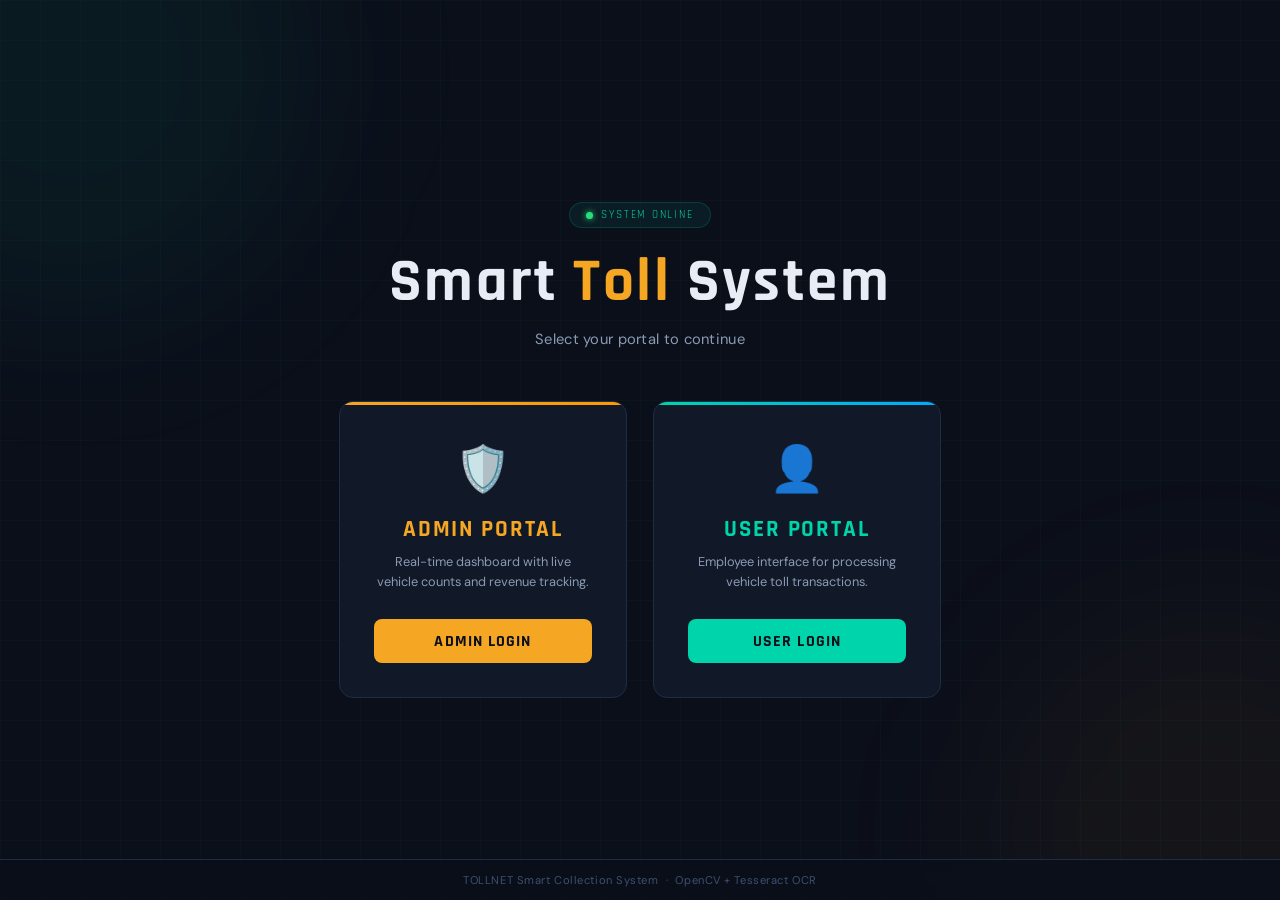
<file: frontend/employee.html>
<!DOCTYPE html>
<html lang="en">
<head>
  <meta charset="UTF-8" />
  <meta name="viewport" content="width=device-width, initial-scale=1.0" />
  <title>Smart Toll Collection System — User Panel</title>
  <script>
    (function() {
      if (sessionStorage.getItem('toll_role') !== 'employee') {
        window.location.href = 'index.html';
      }
    })();
  </script>
  <link rel="stylesheet" href="style.css" />
  <link rel="preconnect" href="https://fonts.googleapis.com" />
  <link rel="preconnect" href="https://fonts.gstatic.com" crossorigin />
  <link href="https://fonts.googleapis.com/css2?family=Rajdhani:wght@400;600;700&family=DM+Sans:wght@300;400;500;600&display=swap" rel="stylesheet" />
  <style>

    /* ═══════════════════════════════════════
       RECHARGE REQUEST SECTION
    ═══════════════════════════════════════ */
    .recharge-section {
      margin-top: 24px;
      background: var(--surface);
      border: 1px solid var(--border);
      border-radius: 14px;
      overflow: hidden;
    }
    .recharge-header {
      background: var(--surface2);
      border-bottom: 1px solid var(--border);
      padding: 13px 18px;
      display: flex;
      align-items: center;
      justify-content: space-between;
    }
    .recharge-title {
      font-family: var(--font-display);
      font-size: 0.76rem;
      font-weight: 700;
      letter-spacing: 0.15em;
      text-transform: uppercase;
      color: var(--teal);
    }
    .recharge-body { padding: 18px; }

    /* input row */
    .rch-row { display: flex; gap: 10px; align-items: flex-end; flex-wrap: wrap; }
    .rch-field { flex: 1; min-width: 110px; }
    .rch-field label {
      display: block;
      font-family: var(--font-display);
      font-size: 0.66rem;
      font-weight: 600;
      letter-spacing: 0.13em;
      text-transform: uppercase;
      color: var(--text-mid);
      margin-bottom: 5px;
    }
    .rch-field input {
      width: 100%;
      background: var(--surface2);
      border: 1.5px solid var(--border);
      border-radius: 8px;
      color: var(--text-hi);
      font-family: var(--font-body);
      font-size: 0.88rem;
      padding: 9px 11px;
      outline: none;
      transition: border-color 0.2s;
      box-sizing: border-box;
    }
    .rch-field input:focus { border-color: var(--teal-dim); box-shadow: 0 0 0 3px rgba(0,212,170,0.09); }
    .rch-field input::placeholder { color: var(--text-lo); }

    .btn-rch-submit {
      background: var(--teal);
      color: #0b0f1a;
      border: none;
      border-radius: 8px;
      padding: 9px 18px;
      font-family: var(--font-display);
      font-size: 0.88rem;
      font-weight: 700;
      letter-spacing: 0.06em;
      text-transform: uppercase;
      cursor: pointer;
      transition: all 0.18s;
      white-space: nowrap;
      align-self: flex-end;
    }
    .btn-rch-submit:hover { background: #00f0c4; box-shadow: 0 4px 14px rgba(0,212,170,0.3); }
    .btn-rch-submit:disabled { opacity: 0.5; cursor: not-allowed; }

    .rch-flash {
      font-size: 0.81rem;
      padding: 8px 12px;
      border-radius: 7px;
      margin-top: 12px;
      display: none;
    }
    .rch-flash.success { background: rgba(40,224,123,0.1); color: #28e07b; border: 1px solid rgba(40,224,123,0.25); display: block; }
    .rch-flash.error   { background: rgba(255,77,77,0.1);  color: #ff6b6b; border: 1px solid rgba(255,77,77,0.25); display: block; }

    /* ═══════════════════════════════════════
       REQUEST HISTORY SECTION
    ═══════════════════════════════════════ */
    .history-section {
      margin-top: 18px;
      background: var(--surface);
      border: 1px solid var(--border);
      border-radius: 14px;
      overflow: hidden;
    }
    .history-header {
      background: var(--surface2);
      border-bottom: 1px solid var(--border);
      padding: 13px 18px;
      display: flex;
      align-items: center;
      justify-content: space-between;
      gap: 10px;
      flex-wrap: wrap;
    }
    .history-title {
      font-family: var(--font-display);
      font-size: 0.76rem;
      font-weight: 700;
      letter-spacing: 0.15em;
      text-transform: uppercase;
      color: var(--amber);
      white-space: nowrap;
    }
    .history-search-wrap {
      display: flex;
      gap: 8px;
      flex: 1;
      max-width: 320px;
    }
    .history-search-wrap input {
      flex: 1;
      background: var(--surface);
      border: 1.5px solid var(--border);
      border-radius: 7px;
      color: var(--text-hi);
      font-family: var(--font-body);
      font-size: 0.82rem;
      padding: 6px 10px;
      outline: none;
      transition: border-color 0.2s;
      min-width: 0;
    }
    .history-search-wrap input:focus { border-color: var(--amber-dim); box-shadow: 0 0 0 3px rgba(245,166,35,0.08); }
    .history-search-wrap input::placeholder { color: var(--text-lo); font-size: 0.78rem; }
    .btn-history-search {
      background: var(--amber);
      color: #0b0f1a;
      border: none;
      border-radius: 7px;
      padding: 6px 14px;
      font-family: var(--font-display);
      font-size: 0.76rem;
      font-weight: 700;
      letter-spacing: 0.08em;
      text-transform: uppercase;
      cursor: pointer;
      transition: all 0.15s;
      white-space: nowrap;
    }
    .btn-history-search:hover { background: #ffbe4a; }

    .history-body { padding: 0; }

    /* table */
    .hist-table { width: 100%; border-collapse: collapse; }
    .hist-table thead tr {
      background: var(--surface2);
      border-bottom: 1px solid var(--border);
    }
    .hist-table th {
      font-family: var(--font-display);
      font-size: 0.64rem;
      letter-spacing: 0.13em;
      text-transform: uppercase;
      color: var(--text-lo);
      padding: 9px 14px;
      text-align: left;
      font-weight: 600;
    }
    .hist-table td {
      padding: 9px 14px;
      font-size: 0.82rem;
      color: var(--text-mid);
      border-bottom: 1px solid var(--border);
      vertical-align: middle;
    }
    .hist-table tbody tr:last-child td { border-bottom: none; }
    .hist-table tbody tr:hover { background: rgba(255,255,255,0.02); }
    .td-tollid { font-family: 'Courier New', monospace; color: var(--amber); font-size: 0.78rem; font-weight: 700; letter-spacing: 0.05em; }
    .td-amount { color: var(--teal); font-family: var(--font-display); font-weight: 600; }
    .td-date   { color: var(--text-lo); font-size: 0.75rem; }
    .hist-empty {
      text-align: center;
      padding: 28px 16px;
      color: var(--text-lo);
      font-size: 0.82rem;
      font-style: italic;
    }

    /* ═══════════════════════════════════════
       STATUS CHECK SECTION
    ═══════════════════════════════════════ */
    .status-section {
      margin-top: 18px;
      background: var(--surface);
      border: 1px solid var(--border);
      border-radius: 14px;
      overflow: hidden;
    }
    .status-header {
      background: var(--surface2);
      border-bottom: 1px solid var(--border);
      padding: 13px 18px;
      display: flex;
      align-items: center;
      justify-content: space-between;
    }
    .status-title {
      font-family: var(--font-display);
      font-size: 0.76rem;
      font-weight: 700;
      letter-spacing: 0.15em;
      text-transform: uppercase;
      color: #a78bfa;
    }
    .status-body { padding: 18px; }
    .status-input-row { display: flex; gap: 10px; align-items: flex-end; }
    .status-input-row input {
      flex: 1;
      background: var(--surface2);
      border: 1.5px solid var(--border);
      border-radius: 8px;
      color: var(--text-hi);
      font-family: 'Courier New', monospace;
      font-size: 1rem;
      font-weight: 700;
      letter-spacing: 0.12em;
      padding: 10px 14px;
      outline: none;
      transition: border-color 0.2s;
      text-transform: uppercase;
    }
    .status-input-row input:focus { border-color: #7c3aed; box-shadow: 0 0 0 3px rgba(124,58,237,0.12); }
    .status-input-row input::placeholder { color: var(--text-lo); font-size: 0.82rem; font-weight: 400; letter-spacing: 0.04em; font-family: var(--font-body); }
    .btn-check {
      background: #7c3aed;
      color: #fff;
      border: none;
      border-radius: 8px;
      padding: 10px 20px;
      font-family: var(--font-display);
      font-size: 0.88rem;
      font-weight: 700;
      letter-spacing: 0.06em;
      text-transform: uppercase;
      cursor: pointer;
      transition: all 0.18s;
      white-space: nowrap;
    }
    .btn-check:hover { background: #6d28d9; }
    .status-hint {
      font-size: 0.76rem;
      color: var(--text-lo);
      margin-top: 8px;
      margin-bottom: 0;
    }
    .status-result { margin-top: 16px; display: none; }
    .status-result-label {
      font-family: var(--font-display);
      font-size: 0.66rem;
      letter-spacing: 0.14em;
      text-transform: uppercase;
      color: var(--text-lo);
      margin-bottom: 10px;
    }
    .status-list { display: flex; flex-direction: column; gap: 8px; }
    .status-card {
      background: var(--surface2);
      border: 1px solid var(--border);
      border-radius: 10px;
      padding: 12px 14px;
      display: grid;
      grid-template-columns: auto 1fr auto auto;
      gap: 10px;
      align-items: center;
    }
    .sc-id   { font-family: 'Courier New', monospace; font-size: 0.72rem; color: var(--text-lo); }
    .sc-info { display: flex; flex-direction: column; gap: 2px; }
    .sc-tollid { font-family: 'Courier New', monospace; font-size: 0.82rem; color: var(--amber); font-weight: 700; }
    .sc-date   { font-size: 0.72rem; color: var(--text-lo); }
    .sc-amount { font-family: var(--font-display); font-size: 0.92rem; font-weight: 700; color: var(--teal); }

    .badge {
      display: inline-flex; align-items: center;
      padding: 3px 9px; border-radius: 20px;
      font-size: 0.68rem; font-family: var(--font-display);
      font-weight: 700; letter-spacing: 0.1em;
    }
    .badge.pending  { background: rgba(245,166,35,0.15); color: #f5a623; border: 1px solid rgba(245,166,35,0.3); }
    .badge.approved { background: rgba(40,224,123,0.12); color: #28e07b; border: 1px solid rgba(40,224,123,0.3); }
    .badge.rejected { background: rgba(255,77,77,0.12);  color: #ff4d4d; border: 1px solid rgba(255,77,77,0.3); }

    .status-flash {
      font-size: 0.81rem; padding: 9px 13px;
      border-radius: 8px; margin-top: 12px; display: none;
    }
    .status-flash.error   { background: rgba(255,77,77,0.1);  color: #ff6b6b; border: 1px solid rgba(255,77,77,0.25); display: block; }
    .status-flash.info    { background: rgba(124,58,237,0.1); color: #a78bfa; border: 1px solid rgba(124,58,237,0.25); display: block; }
    .status-flash.success { background: rgba(40,224,123,0.1); color: #28e07b; border: 1px solid rgba(40,224,123,0.25); display: block; }

  </style>
</head>
<body>

  <header class="topbar">
    <div class="topbar-inner">
      <div class="topbar-logo">
        <span class="logo-icon">⬡</span>
        <span class="logo-text">TOLL<strong>NET</strong></span>
      </div>
      <div class="topbar-status">
        <span class="status-dot"></span> System Online
      </div>
      <div style="display:flex;align-items:center;gap:12px;">
        <span id="empNameBadge" style="background:rgba(0,212,170,0.12);border:1px solid rgba(0,212,170,0.3);color:var(--teal);font-family:var(--font-display);font-size:0.68rem;font-weight:700;letter-spacing:0.15em;padding:3px 10px;border-radius:20px;text-transform:uppercase;">User</span>
        <button onclick="sessionStorage.clear();window.location.href='index.html';" style="background:var(--surface2);border:1px solid var(--border-hi);color:var(--text-mid);font-family:var(--font-display);font-size:0.82rem;font-weight:600;letter-spacing:0.06em;padding:7px 14px;border-radius:8px;cursor:pointer;text-transform:uppercase;">⏏ Logout</button>
      </div>
    </div>
  </header>

  <main class="layout">

    <!-- ══════════════════════════════════════
         LEFT PANEL — Scan + Recharge + Status
    ══════════════════════════════════════ -->
    <section class="panel panel-input">

      <div class="tab-bar">
        <button class="tab active" id="tabCamera" onclick="switchTab('camera')">📷 Camera Scan</button>
        <button class="tab" id="tabManual" onclick="switchTab('manual')">⌨️ Manual Entry</button>
      </div>

      <!-- CAMERA TAB -->
      <div id="cameraTab">
        <div class="panel-label">LIVE FEED</div>
        <div class="camera-frame" id="cameraFrame">
          <video id="videoFeed" autoplay playsinline></video>
          <canvas id="captureCanvas" style="display:none;"></canvas>
          <div class="camera-overlay" id="cameraOverlay">
            <div class="camera-placeholder">
              <div class="cam-icon">📷</div>
              <p>Camera not started</p>
            </div>
          </div>
          <div class="corner tl"></div><div class="corner tr"></div>
          <div class="corner bl"></div><div class="corner br"></div>
        </div>
        <div class="captured-section" id="capturedSection" style="display:none;">
          <div class="panel-label small">CAPTURED FRAME</div>
          <img id="capturedImage" src="" alt="Captured" class="captured-img" />
        </div>
        <div class="controls">
          <button class="btn btn-start" id="btnStart" onclick="startCamera()">
            <span class="btn-icon">▶</span> Start Camera
          </button>
          <button class="btn btn-capture" id="btnCapture" onclick="captureAndProcess()" disabled>
            <span class="btn-icon">⊙</span> Capture &amp; Process
          </button>
        </div>
      </div>

      <!-- MANUAL ENTRY TAB -->
      <div id="manualTab" style="display:none;">
        <div class="panel-label">ENTER TOLL ID</div>
        <div class="manual-input-wrap">
          <div class="manual-hint">Enter your 6-character Toll ID (3 letters + 3 digits)</div>
          <input type="text" id="manualVehicleInput" class="manual-input"
            placeholder="e.g. ABC123" maxlength="6"
            oninput="onManualInput()" onkeydown="onManualKeydown(event)"
            autocomplete="off" spellcheck="false" />
          <div class="manual-preview" id="manualPreview"></div>
        </div>
        <div class="controls" style="margin-top:16px;">
          <button class="btn btn-capture" id="btnManual" onclick="processManual()" disabled>
            <span class="btn-icon">⊙</span> Process Toll
          </button>
        </div>
      </div>

      <!-- Loading bar -->
      <div class="loading-bar" id="loadingBar"><div class="loading-fill" id="loadingFill"></div></div>
      <div class="loading-label" id="loadingLabel" style="display:none;">Processing…</div>

      <!-- ══════════════════════════════
           RECHARGE REQUEST
      ══════════════════════════════ -->
      <div class="recharge-section">
        <div class="recharge-header">
          <span class="recharge-title">💳 Request Recharge</span>
        </div>
        <div class="recharge-body">
          <div id="rchFlash" class="rch-flash"></div>
          <div class="rch-row">
            <div class="rch-field">
              <label for="rchTollId">Toll ID</label>
              <input type="text" id="rchTollId"
                placeholder="e.g. ABC123"
                oninput="this.value=this.value.toUpperCase().replace(/[^A-Z0-9]/g,'').slice(0,6)"
                maxlength="6" autocomplete="off" />
            </div>
            <div class="rch-field" style="max-width:130px;">
              <label for="rchAmount">Amount (₹)</label>
              <input type="number" id="rchAmount" placeholder="500" min="1" max="10000" />
            </div>
            <button class="btn-rch-submit" id="btnRchSubmit" onclick="submitRechargeRequest()">
              Submit
            </button>
          </div>
        </div>
      </div>

      <!-- ══════════════════════════════
           STATUS CHECK (by Toll ID)
      ══════════════════════════════ -->
      <div class="status-section">
        <div class="status-header">
          <span class="status-title">🔍 Check Request Status</span>
        </div>
        <div class="status-body">
          <div class="status-input-row">
            <input type="text" id="statusTollId"
              placeholder="Enter Toll ID  (e.g. ABC123)"
              oninput="this.value=this.value.toUpperCase().replace(/[^A-Z0-9]/g,'').slice(0,6)"
              maxlength="6" autocomplete="off"
              onkeydown="if(event.key==='Enter') checkStatus()" />
            <button class="btn-check" onclick="checkStatus()">↻ Check</button>
          </div>
          <p class="status-hint">Shows all recharge requests from the last 24 hours for this Toll ID.</p>
          <div id="statusFlash" class="status-flash"></div>
          <div id="statusResult" class="status-result">
            <div class="status-result-label" id="statusResultLabel">Requests found</div>
            <div class="status-list" id="statusList"></div>
          </div>
        </div>
      </div>

    </section>

    <!-- ══════════════════════════════════════
         RIGHT PANEL — Result + Request History
    ══════════════════════════════════════ -->
    <section class="panel panel-results">

      <!-- Transaction Result -->
      <div class="panel-label">TRANSACTION RESULT</div>

      <div class="result-idle" id="resultIdle">
        <div class="idle-graphic">
          <div class="hex-ring"><div class="hex-inner">⬡</div></div>
        </div>
        <p class="idle-text">Awaiting vehicle scan…</p>
        <p class="idle-sub">Use the camera or enter a Toll ID manually.</p>
      </div>

      <div class="result-data" id="resultData" style="display:none;">
        <div class="status-banner" id="statusBanner">
          <span class="status-icon" id="statusIcon">✓</span>
          <span class="status-text" id="statusText">Transaction Successful</span>
        </div>
        <div class="info-grid">
          <div class="info-card">
            <div class="info-label">Toll ID</div>
            <div class="info-value mono" id="resTollId">—</div>
          </div>
          <div class="info-card">
            <div class="info-label">Vehicle Number</div>
            <div class="info-value mono" id="resVehicleNum">—</div>
          </div>
          <div class="info-card">
            <div class="info-label">Owner Name</div>
            <div class="info-value" id="resOwner">—</div>
          </div>
          <div class="info-card">
            <div class="info-label">Vehicle Type</div>
            <div class="info-value" id="resVehicleType">—</div>
          </div>
          <div class="info-card">
            <div class="info-label">Toll Deducted</div>
            <div class="info-value accent" id="resToll">—</div>
          </div>
          <div class="info-card">
            <div class="info-label">Remaining Balance</div>
            <div class="info-value large" id="resBalance">—</div>
          </div>
        </div>

        <div class="receipt" id="receiptBox" style="display:none;">
          <div class="receipt-header">
            <span class="receipt-icon">🧾</span><span>TOLL RECEIPT</span>
          </div>
          <div class="receipt-row"><span>Receipt No.</span><span class="mono" id="rcptId">—</span></div>
          <div class="receipt-row"><span>Date &amp; Time</span><span id="rcptDate">—</span></div>
          <div class="receipt-row"><span>Toll ID</span><span class="mono" id="rcptTollId">—</span></div>
          <div class="receipt-row"><span>Vehicle</span><span class="mono" id="rcptVehicle">—</span></div>
          <div class="receipt-row"><span>Owner</span><span id="rcptOwner">—</span></div>
          <div class="receipt-row"><span>Type</span><span id="rcptType">—</span></div>
          <div class="receipt-row highlight"><span>Toll Paid</span><span id="rcptToll">—</span></div>
          <div class="receipt-row"><span>Balance After</span><span id="rcptBalance">—</span></div>
          <a class="btn btn-pdf" id="btnDownloadPdf" href="#" target="_blank" style="display:none;">
            <span class="btn-icon">⬇</span> Download Receipt PDF
          </a>
        </div>

        <div class="msg-box" id="msgBox"><span id="msgText">—</span></div>
        <button class="btn btn-reset" onclick="resetUI()">
          <span class="btn-icon">↺</span> Scan Another Vehicle
        </button>
      </div>

      <!-- ══════════════════════════════
           REQUEST HISTORY (full list)
      ══════════════════════════════ -->
      <div class="history-section" style="margin-top:24px;">
        <div class="history-header">
          <span class="history-title">📋 Request History</span>
          <div class="history-search-wrap">
            <input type="text" id="historySearch"
              placeholder="Filter by Toll ID…"
              oninput="this.value=this.value.toUpperCase().replace(/[^A-Z0-9]/g,'').slice(0,6)"
              maxlength="6"
              onkeydown="if(event.key==='Enter') filterHistory()"
              autocomplete="off" />
            <button class="btn-history-search" onclick="filterHistory()">Search</button>
          </div>
        </div>
        <div class="history-body">
          <table class="hist-table">
            <thead>
              <tr>
                <th>Toll ID</th>
                <th>Vehicle No.</th>
                <th>Amount</th>
                <th>Status</th>
                <th>Date</th>
              </tr>
            </thead>
            <tbody id="historyBody">
              <tr><td colspan="5" class="hist-empty">Loading history…</td></tr>
            </tbody>
          </table>
        </div>
      </div>

    </section>
  </main>

  <footer class="footer">TOLLNET Smart Collection System &nbsp;·&nbsp; OpenCV + Tesseract OCR</footer>

  <script src="script.js"></script>
  <script>
    /* ═══════════════════════════════════════════════════════
       TOLLNET User Panel — v7
       All operations keyed on Toll ID (6 chars: 3L+3N)
    ═══════════════════════════════════════════════════════ */

    const API = 'http://127.0.0.1:5001';

    // Show logged-in name
    const _name = sessionStorage.getItem('toll_name');
    if (_name) document.getElementById('empNameBadge').textContent = _name;

    // ── All recharge requests (loaded once, filtered client-side) ──
    let allRequests = [];

    /* ─── PAGE LOAD: fetch ALL recharge requests, populate history ─── */
    (async function init() {
      await loadAllRequests();
    })();

    async function loadAllRequests() {
      try {
        const res  = await fetch(`${API}/admin/recharge-requests`);
        const data = await res.json();
        allRequests = data.requests || [];
        renderHistory(allRequests);
      } catch(e) {
        renderHistory([]);
      }
    }

    /* ─── HISTORY TABLE ─── */
    function renderHistory(list) {
      const tbody = document.getElementById('historyBody');
      if (!list.length) {
        tbody.innerHTML = '<tr><td colspan="5" class="hist-empty">No recharge requests found.</td></tr>';
        return;
      }
      tbody.innerHTML = list.map(r => {
        const bc = r.status === 'PENDING' ? 'pending' : r.status === 'APPROVED' ? 'approved' : 'rejected';
        return `<tr>
          <td class="td-tollid">${r.toll_id || r.vehicle_number || '—'}</td>
          <td style="color:var(--text-mid);font-size:0.78rem;">${r.vehicle_number || '—'}</td>
          <td class="td-amount">₹${r.amount}</td>
          <td><span class="badge ${bc}">${r.status}</span></td>
          <td class="td-date">${r.created_at}</td>
        </tr>`;
      }).join('');
    }

    function filterHistory() {
      const q = document.getElementById('historySearch').value.trim().toUpperCase();
      if (!q) {
        renderHistory(allRequests);
        return;
      }
      const filtered = allRequests.filter(r =>
        (r.toll_id    || '').toUpperCase().includes(q) ||
        (r.vehicle_number || '').toUpperCase().includes(q)
      );
      renderHistory(filtered);
    }

    /* ─── RECHARGE REQUEST SUBMISSION ─── */
    async function submitRechargeRequest() {
      const tollId = document.getElementById('rchTollId').value.trim().toUpperCase();
      const amount = parseInt(document.getElementById('rchAmount').value, 10);
      const flash  = document.getElementById('rchFlash');
      flash.className = 'rch-flash';
      flash.textContent = '';

      if (!tollId || tollId.length !== 6) {
        flash.textContent = 'Please enter a valid 6-character Toll ID.';
        flash.className = 'rch-flash error'; return;
      }
      if (!amount || amount <= 0) {
        flash.textContent = 'Please enter a valid amount.';
        flash.className = 'rch-flash error'; return;
      }
      if (amount > 10000) {
        flash.textContent = 'Maximum recharge amount is ₹10,000.';
        flash.className = 'rch-flash error'; return;
      }

      const btn = document.getElementById('btnRchSubmit');
      btn.disabled = true; btn.textContent = 'Submitting…';

      try {
        const res  = await fetch(`${API}/recharge-request`, {
          method:  'POST',
          headers: { 'Content-Type': 'application/json' },
          body:    JSON.stringify({ toll_id: tollId, amount }),
        });
        const data = await res.json();
        if (data.success) {
          flash.textContent = `✓ Request submitted! ID: ${data.request_id}  Status: PENDING`;
          flash.className = 'rch-flash success';
          document.getElementById('rchAmount').value = '';
          // Save toll id for status check
          sessionStorage.setItem('last_toll_id', tollId);
          // Refresh history
          await loadAllRequests();
        } else {
          flash.textContent = '✕ ' + (data.message || 'Request failed.');
          flash.className = 'rch-flash error';
        }
      } catch(e) {
        flash.textContent = '✕ Cannot connect to server.';
        flash.className = 'rch-flash error';
      }
      btn.disabled = false; btn.textContent = 'Submit';
    }

    /* ─── STATUS CHECK (last 24 h for a specific Toll ID) ─── */
    async function checkStatus() {
      const tollId = document.getElementById('statusTollId').value.trim().toUpperCase();
      const flash  = document.getElementById('statusFlash');
      const result = document.getElementById('statusResult');

      flash.className = 'status-flash';
      flash.textContent = '';
      result.style.display = 'none';

      if (!tollId || tollId.length !== 6) {
        flash.textContent = 'Please enter a valid 6-character Toll ID (e.g. ABC123).';
        flash.className = 'status-flash error'; return;
      }

      flash.textContent = 'Fetching…';
      flash.className = 'status-flash info';

      try {
        const res  = await fetch(`${API}/recharge-status?toll_id=${encodeURIComponent(tollId)}&hours=24`);
        const data = await res.json();
        flash.className = 'status-flash'; // hide
        flash.textContent = '';

        if (!data.success) {
          flash.textContent = data.message || 'Error fetching status.';
          flash.className = 'status-flash error'; return;
        }

        const reqs = data.requests || [];
        if (!reqs.length) {
          flash.textContent = `No requests found for Toll ID "${tollId}" in the last 24 hours.`;
          flash.className = 'status-flash info'; return;
        }

        // Render status cards
        document.getElementById('statusResultLabel').textContent =
          `${reqs.length} request${reqs.length>1?'s':''} found for ${tollId} (last 24 h)`;
        document.getElementById('statusList').innerHTML = reqs.map(r => {
          const bc = r.status === 'PENDING' ? 'pending' : r.status === 'APPROVED' ? 'approved' : 'rejected';
          return `<div class="status-card">
            <div class="sc-id">${r.id}</div>
            <div class="sc-info">
              <span class="sc-tollid">${r.toll_id || r.vehicle_number || '—'}</span>
              <span class="sc-date">${r.created_at}</span>
            </div>
            <span class="sc-amount">₹${r.amount}</span>
            <span class="badge ${bc}">${r.status}</span>
          </div>`;
        }).join('');

        result.style.display = 'block';
      } catch(e) {
        flash.textContent = 'Cannot connect to server.';
        flash.className = 'status-flash error';
      }
    }

    // Pre-fill status toll ID from last used
    (function prefillTollId() {
      const saved = sessionStorage.getItem('last_toll_id');
      if (saved) document.getElementById('statusTollId').value = saved;
    })();

    /* ─── TOLL DEDUCTION RESULT UI ─── */
    function showResult(data) {
      document.getElementById('resultIdle').style.display = 'none';
      const rd = document.getElementById('resultData');
      rd.style.display = 'block';

      const banner = document.getElementById('statusBanner');
      const icon   = document.getElementById('statusIcon');
      const text   = document.getElementById('statusText');

      if (data.status === 'success') {
        banner.className = 'status-banner success';
        icon.textContent = '✓'; text.textContent = 'Transaction Successful';
        document.getElementById('resTollId').textContent      = data.toll_id || '—';
        document.getElementById('resVehicleNum').textContent   = data.vehicle_number || '—';
        document.getElementById('resOwner').textContent        = data.owner_name || '—';
        document.getElementById('resVehicleType').textContent  = data.vehicle_type || '—';
        document.getElementById('resToll').textContent         = `₹${data.toll_amount}`;
        document.getElementById('resBalance').textContent      = `₹${data.remaining_balance}`;

        const rcpt = document.getElementById('receiptBox');
        rcpt.style.display = 'block';
        document.getElementById('rcptId').textContent      = data.receipt_id;
        document.getElementById('rcptDate').textContent    = data.date_time;
        document.getElementById('rcptTollId').textContent  = data.toll_id || '—';
        document.getElementById('rcptVehicle').textContent = data.vehicle_number;
        document.getElementById('rcptOwner').textContent   = data.owner_name;
        document.getElementById('rcptType').textContent    = data.vehicle_type;
        document.getElementById('rcptToll').textContent    = `₹${data.toll_amount}`;
        document.getElementById('rcptBalance').textContent = `₹${data.remaining_balance}`;

        const pdfBtn = document.getElementById('btnDownloadPdf');
        if (data.pdf_url) { pdfBtn.href = API + data.pdf_url; pdfBtn.style.display = 'flex'; }
        document.getElementById('msgBox').style.display = 'none';
      } else {
        banner.className = 'status-banner ' + (data.status === 'not_found' ? 'warning' : 'danger');
        icon.textContent = data.status === 'not_found' ? '?' : '✕';
        text.textContent = data.status === 'not_found' ? 'Not Registered' :
                           data.status === 'insufficient_balance' ? 'Insufficient Balance' : 'Error';
        document.getElementById('resTollId').textContent     = data.toll_id || '—';
        document.getElementById('resVehicleNum').textContent  = data.vehicle_number || '—';
        document.getElementById('resOwner').textContent       = data.owner_name || '—';
        document.getElementById('resVehicleType').textContent = data.vehicle_type || '—';
        document.getElementById('resToll').textContent        = data.toll_amount ? `₹${data.toll_amount}` : '—';
        document.getElementById('resBalance').textContent     = data.remaining_balance != null ? `₹${data.remaining_balance}` : '—';
        document.getElementById('receiptBox').style.display = 'none';
        const mb = document.getElementById('msgBox');
        mb.style.display = 'block';
        document.getElementById('msgText').textContent = data.message || '';
      }
    }

    function resetUI() {
      document.getElementById('resultIdle').style.display = 'flex';
      document.getElementById('resultData').style.display = 'none';
      document.getElementById('receiptBox').style.display = 'none';
      document.getElementById('btnDownloadPdf').style.display = 'none';
      document.getElementById('manualVehicleInput').value = '';
      document.getElementById('manualPreview').textContent = '';
      document.getElementById('btnManual').disabled = true;
    }
  </script>
</body>
</html>
</file>
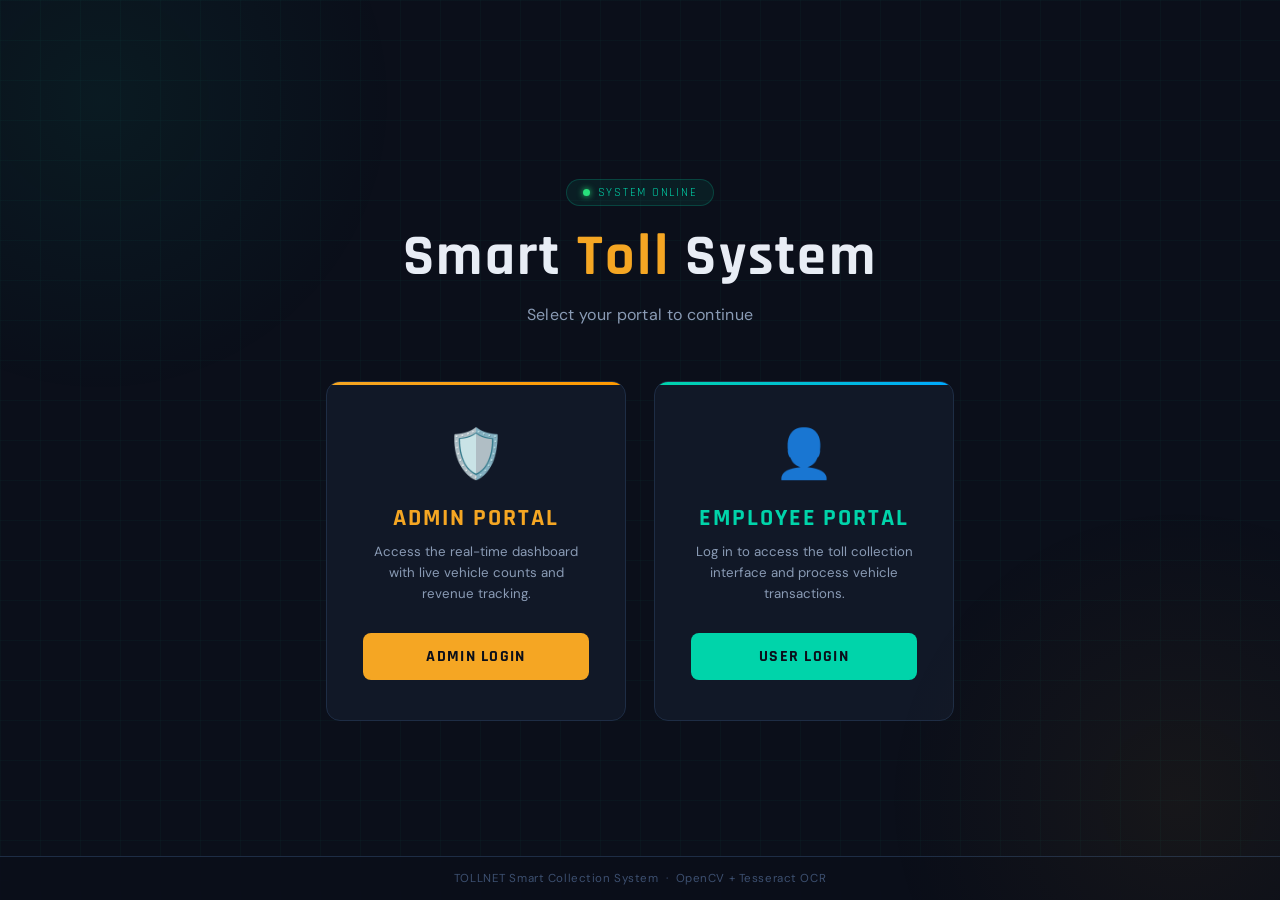
<file: frontend/landing.html>
<!DOCTYPE html>
<html lang="en">
<head>
  <meta charset="UTF-8" />
  <meta name="viewport" content="width=device-width, initial-scale=1.0" />
  <title>Smart Toll System — Portal</title>
  <link rel="preconnect" href="https://fonts.googleapis.com" />
  <link rel="preconnect" href="https://fonts.gstatic.com" crossorigin />
  <link href="https://fonts.googleapis.com/css2?family=Rajdhani:wght@400;600;700&family=DM+Sans:wght@300;400;500;600&display=swap" rel="stylesheet" />
  <style>
    :root {
      --bg:        #0b0f1a;
      --surface:   #111827;
      --surface2:  #1a2235;
      --border:    #1e2d45;
      --border-hi: #2a4060;
      --amber:     #f5a623;
      --amber-dim: #b37518;
      --teal:      #00d4aa;
      --teal-dim:  #008f72;
      --red:       #ff4d4d;
      --green:     #28e07b;
      --text-hi:   #e8edf5;
      --text-mid:  #8a9bb5;
      --text-lo:   #3d5070;
      --font-display: 'Rajdhani', sans-serif;
      --font-body:    'DM Sans', sans-serif;
      --radius:    8px;
      --radius-lg: 14px;
    }

    *, *::before, *::after { box-sizing: border-box; margin: 0; padding: 0; }

    body {
      font-family: var(--font-body);
      background: var(--bg);
      color: var(--text-hi);
      min-height: 100vh;
      display: flex;
      flex-direction: column;
      align-items: center;
      justify-content: center;
      background-image:
        linear-gradient(rgba(0,212,170,0.03) 1px, transparent 1px),
        linear-gradient(90deg, rgba(0,212,170,0.03) 1px, transparent 1px);
      background-size: 40px 40px;
      position: relative;
      overflow: hidden;
    }

    /* Ambient glow blobs */
    body::before {
      content: '';
      position: fixed;
      top: -200px; left: -200px;
      width: 600px; height: 600px;
      background: radial-gradient(circle, rgba(0,212,170,0.06) 0%, transparent 70%);
      pointer-events: none;
    }
    body::after {
      content: '';
      position: fixed;
      bottom: -200px; right: -200px;
      width: 600px; height: 600px;
      background: radial-gradient(circle, rgba(245,166,35,0.05) 0%, transparent 70%);
      pointer-events: none;
    }

    /* ─── Header ─── */
    .header {
      text-align: center;
      margin-bottom: 56px;
      animation: fade-up 0.6s ease both;
    }
    .header-badge {
      display: inline-flex;
      align-items: center;
      gap: 8px;
      background: rgba(0,212,170,0.08);
      border: 1px solid rgba(0,212,170,0.2);
      border-radius: 40px;
      padding: 5px 16px;
      font-size: 0.72rem;
      font-family: var(--font-display);
      letter-spacing: 0.15em;
      color: var(--teal);
      text-transform: uppercase;
      margin-bottom: 20px;
    }
    .status-dot {
      width: 7px; height: 7px; border-radius: 50%;
      background: var(--green);
      box-shadow: 0 0 6px var(--green);
      animation: blink 2s step-end infinite;
    }
    .header h1 {
      font-family: var(--font-display);
      font-size: clamp(2.4rem, 5vw, 3.6rem);
      font-weight: 700;
      letter-spacing: 0.04em;
      line-height: 1.1;
      color: var(--text-hi);
    }
    .header h1 span { color: var(--amber); }
    .header p {
      margin-top: 14px;
      color: var(--text-mid);
      font-size: 1rem;
      letter-spacing: 0.02em;
    }

    /* ─── Portal Cards ─── */
    .portals {
      display: flex;
      gap: 28px;
      flex-wrap: wrap;
      justify-content: center;
    }

    .portal-card {
      background: var(--surface);
      border: 1px solid var(--border);
      border-radius: var(--radius-lg);
      padding: 40px 36px;
      width: 300px;
      cursor: pointer;
      transition: transform 0.22s ease, border-color 0.22s ease, box-shadow 0.22s ease;
      position: relative;
      overflow: hidden;
      text-align: center;
      animation: fade-up 0.6s ease both;
    }
    .portal-card:nth-child(2) { animation-delay: 0.1s; }

    .portal-card::before {
      content: '';
      position: absolute;
      top: 0; left: 0; right: 0;
      height: 3px;
      transition: opacity 0.2s;
    }
    .portal-card.admin::before  { background: linear-gradient(90deg, var(--amber), #ff9900); }
    .portal-card.user::before   { background: linear-gradient(90deg, var(--teal), #00a8ff); }

    .portal-card:hover {
      transform: translateY(-5px);
    }
    .portal-card.admin:hover  { border-color: var(--amber-dim); box-shadow: 0 12px 40px rgba(245,166,35,0.18); }
    .portal-card.user:hover   { border-color: var(--teal-dim);  box-shadow: 0 12px 40px rgba(0,212,170,0.18); }

    .portal-icon {
      font-size: 3rem;
      margin-bottom: 18px;
      display: block;
    }
    .portal-title {
      font-family: var(--font-display);
      font-size: 1.5rem;
      font-weight: 700;
      letter-spacing: 0.08em;
      text-transform: uppercase;
      margin-bottom: 8px;
    }
    .portal-card.admin .portal-title { color: var(--amber); }
    .portal-card.user  .portal-title { color: var(--teal); }

    .portal-desc {
      font-size: 0.83rem;
      color: var(--text-mid);
      line-height: 1.6;
      margin-bottom: 28px;
    }

    .portal-btn {
      display: block;
      width: 100%;
      padding: 13px 20px;
      border: none;
      border-radius: var(--radius);
      font-family: var(--font-display);
      font-size: 1rem;
      font-weight: 700;
      letter-spacing: 0.08em;
      text-transform: uppercase;
      cursor: pointer;
      transition: all 0.18s ease;
    }
    .portal-card.admin .portal-btn {
      background: var(--amber);
      color: #0b0f1a;
    }
    .portal-card.admin .portal-btn:hover {
      background: #ffbe4a;
      box-shadow: 0 4px 20px rgba(245,166,35,0.4);
    }
    .portal-card.user .portal-btn {
      background: var(--teal);
      color: #0b0f1a;
    }
    .portal-card.user .portal-btn:hover {
      background: #00f0c4;
      box-shadow: 0 4px 20px rgba(0,212,170,0.4);
    }

    /* ─── Footer ─── */
    .footer {
      position: fixed;
      bottom: 0; left: 0; right: 0;
      text-align: center;
      padding: 14px;
      font-size: 0.72rem;
      color: var(--text-lo);
      letter-spacing: 0.05em;
      border-top: 1px solid var(--border);
      background: rgba(11,15,26,0.85);
      backdrop-filter: blur(8px);
    }

    /* ─── Modal Overlay ─── */
    .modal-overlay {
      position: fixed;
      inset: 0;
      background: rgba(6,10,18,0.85);
      backdrop-filter: blur(8px);
      display: flex;
      align-items: center;
      justify-content: center;
      z-index: 200;
      opacity: 0;
      pointer-events: none;
      transition: opacity 0.25s ease;
    }
    .modal-overlay.open {
      opacity: 1;
      pointer-events: all;
    }

    .modal {
      background: var(--surface);
      border: 1px solid var(--border-hi);
      border-radius: var(--radius-lg);
      padding: 40px 36px;
      width: 380px;
      max-width: 90vw;
      position: relative;
      transform: translateY(20px);
      transition: transform 0.25s ease;
    }
    .modal-overlay.open .modal {
      transform: translateY(0);
    }

    .modal::before {
      content: '';
      position: absolute;
      top: 0; left: 0; right: 0;
      height: 3px;
      border-radius: var(--radius-lg) var(--radius-lg) 0 0;
    }
    .modal.admin::before { background: linear-gradient(90deg, var(--amber), #ff9900); }
    .modal.user::before  { background: linear-gradient(90deg, var(--teal), #00a8ff); }

    .modal-close {
      position: absolute;
      top: 14px; right: 16px;
      background: none;
      border: none;
      color: var(--text-lo);
      font-size: 1.3rem;
      cursor: pointer;
      line-height: 1;
      transition: color 0.15s;
    }
    .modal-close:hover { color: var(--text-hi); }

    .modal-title {
      font-family: var(--font-display);
      font-size: 1.5rem;
      font-weight: 700;
      letter-spacing: 0.08em;
      text-transform: uppercase;
      margin-bottom: 6px;
    }
    .modal.admin .modal-title { color: var(--amber); }
    .modal.user  .modal-title { color: var(--teal); }

    .modal-sub {
      font-size: 0.82rem;
      color: var(--text-mid);
      margin-bottom: 28px;
    }

    .form-group {
      margin-bottom: 18px;
    }
    .form-label {
      display: block;
      font-size: 0.72rem;
      font-family: var(--font-display);
      font-weight: 600;
      letter-spacing: 0.15em;
      text-transform: uppercase;
      color: var(--text-mid);
      margin-bottom: 8px;
    }
    .form-input {
      width: 100%;
      background: var(--surface2);
      border: 1.5px solid var(--border);
      border-radius: var(--radius);
      color: var(--text-hi);
      font-family: var(--font-body);
      font-size: 0.95rem;
      padding: 12px 14px;
      outline: none;
      transition: border-color 0.2s, box-shadow 0.2s;
    }
    .form-input::placeholder { color: var(--text-lo); }
    .modal.admin .form-input:focus { border-color: var(--amber-dim); box-shadow: 0 0 0 3px rgba(245,166,35,0.1); }
    .modal.user  .form-input:focus { border-color: var(--teal-dim);  box-shadow: 0 0 0 3px rgba(0,212,170,0.1); }

    .form-error {
      font-size: 0.78rem;
      color: var(--red);
      margin-top: 8px;
      min-height: 1.2em;
      display: none;
    }
    .form-error.visible { display: block; }

    .form-submit {
      width: 100%;
      padding: 13px;
      border: none;
      border-radius: var(--radius);
      font-family: var(--font-display);
      font-size: 1.05rem;
      font-weight: 700;
      letter-spacing: 0.08em;
      text-transform: uppercase;
      cursor: pointer;
      transition: all 0.18s;
      margin-top: 6px;
    }
    .modal.admin .form-submit { background: var(--amber); color: #0b0f1a; }
    .modal.admin .form-submit:hover { background: #ffbe4a; box-shadow: 0 4px 20px rgba(245,166,35,0.35); }
    .modal.user  .form-submit { background: var(--teal);  color: #0b0f1a; }
    .modal.user  .form-submit:hover { background: #00f0c4; box-shadow: 0 4px 20px rgba(0,212,170,0.35); }

    /* Hint below form */
    .form-hint {
      text-align: center;
      font-size: 0.74rem;
      color: var(--text-lo);
      margin-top: 14px;
    }
    .form-hint span { color: var(--teal); }

    /* ─── Animations ─── */
    @keyframes blink    { 0%,100%{opacity:1} 50%{opacity:0.3} }
    @keyframes fade-up  { from{opacity:0;transform:translateY(24px)} to{opacity:1;transform:translateY(0)} }

    @media (max-width: 680px) {
      .portals { flex-direction: column; align-items: center; }
      .portal-card { width: 100%; max-width: 340px; }
    }
  </style>
</head>
<body>

  <div class="header">
    <div class="header-badge">
      <span class="status-dot"></span>
      System Online
    </div>
    <h1>Smart <span>Toll</span> System</h1>
    <p>Select your portal to continue</p>
  </div>

  <div class="portals">
    <!-- Admin Portal -->
    <div class="portal-card admin" onclick="openModal('admin')">
      <span class="portal-icon">🛡️</span>
      <div class="portal-title">Admin Portal</div>
      <p class="portal-desc">Access the real-time dashboard with live vehicle counts and revenue tracking.</p>
      <button class="portal-btn" onclick="event.stopPropagation(); openModal('admin')">Admin Login</button>
    </div>

    <!-- User / Employee Portal -->
    <div class="portal-card user" onclick="openModal('user')">
      <span class="portal-icon">👤</span>
      <div class="portal-title">Employee Portal</div>
      <p class="portal-desc">Log in to access the toll collection interface and process vehicle transactions.</p>
      <button class="portal-btn" onclick="event.stopPropagation(); openModal('user')">User Login</button>
    </div>
  </div>

  <!-- Admin Login Modal -->
  <div class="modal-overlay" id="adminOverlay">
    <div class="modal admin">
      <button class="modal-close" onclick="closeModal('admin')">✕</button>
      <div class="modal-title">Admin Login</div>
      <p class="modal-sub">Enter your administrator credentials</p>

      <div class="form-group">
        <label class="form-label" for="adminUser">Username</label>
        <input class="form-input" type="text" id="adminUser" placeholder="admin" autocomplete="off" />
      </div>
      <div class="form-group">
        <label class="form-label" for="adminPass">Password</label>
        <input class="form-input" type="password" id="adminPass" placeholder="••••••••" onkeydown="if(event.key==='Enter') loginAdmin()" />
      </div>
      <div class="form-error" id="adminError">Invalid username or password.</div>
      <button class="form-submit" onclick="loginAdmin()">Login →</button>
      <p class="form-hint">Demo credentials: <span>admin / admin123</span></p>
    </div>
  </div>

  <!-- User Login Modal -->
  <div class="modal-overlay" id="userOverlay">
    <div class="modal user">
      <button class="modal-close" onclick="closeModal('user')">✕</button>
      <div class="modal-title">Employee Login</div>
      <p class="modal-sub">Enter your employee credentials</p>

      <div class="form-group">
        <label class="form-label" for="userUser">Username</label>
        <input class="form-input" type="text" id="userUser" placeholder="employee" autocomplete="off" />
      </div>
      <div class="form-group">
        <label class="form-label" for="userPass">Password</label>
        <input class="form-input" type="password" id="userPass" placeholder="••••••••" onkeydown="if(event.key==='Enter') loginUser()" />
      </div>
      <div class="form-error" id="userError">Invalid username or password.</div>
      <button class="form-submit" onclick="loginUser()">Login →</button>
      <p class="form-hint">Demo credentials: <span>employee / emp123</span></p>
    </div>
  </div>

  <footer class="footer">
    TOLLNET Smart Collection System &nbsp;·&nbsp; OpenCV + Tesseract OCR
  </footer>

  <script>
    // ─── Demo credentials ─────────────────────────
    const ADMIN_CREDS = { username: 'admin',    password: 'admin123' };
    const USER_CREDS  = { username: 'employee', password: 'emp123'  };

    // ─── Modal controls ───────────────────────────
    function openModal(type) {
      document.getElementById(type + 'Overlay').classList.add('open');
      setTimeout(() => {
        document.getElementById(type === 'admin' ? 'adminUser' : 'userUser').focus();
      }, 260);
    }
    function closeModal(type) {
      document.getElementById(type + 'Overlay').classList.remove('open');
      document.getElementById(type + 'Error').classList.remove('visible');
    }

    // Close on backdrop click
    document.getElementById('adminOverlay').addEventListener('click', function(e) {
      if (e.target === this) closeModal('admin');
    });
    document.getElementById('userOverlay').addEventListener('click', function(e) {
      if (e.target === this) closeModal('user');
    });

    // ─── Login logic ──────────────────────────────
    function loginAdmin() {
      const u = document.getElementById('adminUser').value.trim();
      const p = document.getElementById('adminPass').value;
      const err = document.getElementById('adminError');
      if (u === ADMIN_CREDS.username && p === ADMIN_CREDS.password) {
        sessionStorage.setItem('toll_role', 'admin');
        window.location.href = 'admin.html';
      } else {
        err.classList.add('visible');
        document.getElementById('adminPass').value = '';
        document.getElementById('adminPass').focus();
      }
    }

    function loginUser() {
      const u = document.getElementById('userUser').value.trim();
      const p = document.getElementById('userPass').value;
      const err = document.getElementById('userError');
      if (u === USER_CREDS.username && p === USER_CREDS.password) {
        sessionStorage.setItem('toll_role', 'employee');
        window.location.href = 'index.html';  // existing employee interface
      } else {
        err.classList.add('visible');
        document.getElementById('userPass').value = '';
        document.getElementById('userPass').focus();
      }
    }
  </script>
</body>
</html>
</file>
<file: frontend/style.css>
/* ══════════════════════════════════════════════════
   TOLLNET v2 — Style Sheet
   Added: tabs, dropzone, file preview, receipt
══════════════════════════════════════════════════ */

:root {
  --bg:        #0b0f1a;
  --surface:   #111827;
  --surface2:  #1a2235;
  --border:    #1e2d45;
  --border-hi: #2a4060;

  --amber:     #f5a623;
  --amber-dim: #b37518;
  --teal:      #00d4aa;
  --teal-dim:  #008f72;
  --red:       #ff4d4d;
  --green:     #28e07b;

  --text-hi:   #e8edf5;
  --text-mid:  #8a9bb5;
  --text-lo:   #3d5070;

  --font-display: 'Rajdhani', sans-serif;
  --font-body:    'DM Sans', sans-serif;
  --radius:    8px;
  --radius-lg: 14px;
  --shadow:    0 4px 24px rgba(0,0,0,0.5);
}

*, *::before, *::after { box-sizing: border-box; margin: 0; padding: 0; }
html { font-size: 16px; }

body {
  font-family: var(--font-body);
  background: var(--bg);
  color: var(--text-hi);
  min-height: 100vh;
  display: flex;
  flex-direction: column;
  background-image:
    linear-gradient(rgba(0,212,170,0.03) 1px, transparent 1px),
    linear-gradient(90deg, rgba(0,212,170,0.03) 1px, transparent 1px);
  background-size: 40px 40px;
}

/* ─── Top Bar ───────────────────────────────────── */
.topbar {
  border-bottom: 1px solid var(--border);
  background: rgba(11,15,26,0.95);
  backdrop-filter: blur(10px);
  position: sticky; top: 0; z-index: 100;
}
.topbar-inner {
  max-width: 1100px; margin: 0 auto; padding: 0 24px;
  height: 56px; display: flex; align-items: center; justify-content: space-between;
}
.topbar-logo {
  display: flex; align-items: center; gap: 10px;
  font-family: var(--font-display); font-size: 1.5rem;
  font-weight: 600; letter-spacing: 0.08em;
}
.logo-icon { color: var(--teal); font-size: 1.6rem; animation: pulse-teal 3s ease-in-out infinite; }
.logo-text strong { color: var(--amber); }
.topbar-status {
  display: flex; align-items: center; gap: 8px;
  font-size: 0.78rem; font-weight: 500; letter-spacing: 0.05em;
  color: var(--text-mid); text-transform: uppercase;
}
.status-dot {
  width: 8px; height: 8px; border-radius: 50%;
  background: var(--green); box-shadow: 0 0 6px var(--green);
  animation: blink 2s step-end infinite;
}

/* ─── Layout ────────────────────────────────────── */
.layout {
  flex: 1; max-width: 1100px; margin: 0 auto; width: 100%;
  padding: 32px 24px; display: grid;
  grid-template-columns: 1fr 1fr; gap: 24px; align-items: start;
}

/* ─── Panels ────────────────────────────────────── */
.panel {
  background: var(--surface); border: 1px solid var(--border);
  border-radius: var(--radius-lg); padding: 24px;
  box-shadow: var(--shadow); position: relative; overflow: hidden;
}
.panel::before {
  content: ''; position: absolute; top: 0; left: 0; right: 0; height: 2px;
  background: linear-gradient(90deg, var(--teal), var(--amber));
}
.panel-label {
  font-family: var(--font-display); font-size: 0.72rem; font-weight: 600;
  letter-spacing: 0.18em; color: var(--teal); text-transform: uppercase;
  margin-bottom: 16px;
}
.panel-label.small { font-size: 0.65rem; margin-bottom: 10px; }

/* ─── Tab Bar ───────────────────────────────────── */
.tab-bar {
  display: flex; gap: 8px; margin-bottom: 20px;
  background: var(--surface2); border-radius: var(--radius);
  padding: 4px; border: 1px solid var(--border);
}
.tab {
  flex: 1; padding: 9px 12px; border: none; border-radius: 6px;
  font-family: var(--font-display); font-size: 0.95rem; font-weight: 600;
  letter-spacing: 0.04em; cursor: pointer;
  background: transparent; color: var(--text-mid);
  transition: all 0.2s ease;
}
.tab:hover { color: var(--text-hi); }
.tab.active {
  background: var(--border-hi); color: var(--amber);
  box-shadow: 0 2px 8px rgba(0,0,0,0.3);
}

/* ─── Camera Frame ──────────────────────────────── */
.camera-frame {
  position: relative; width: 100%; aspect-ratio: 4/3;
  border-radius: var(--radius); overflow: hidden;
  background: #060a12; border: 1px solid var(--border-hi); margin-bottom: 16px;
}
#videoFeed { width: 100%; height: 100%; object-fit: cover; display: block; }
.camera-overlay {
  position: absolute; inset: 0; display: flex; align-items: center;
  justify-content: center; background: rgba(6,10,18,0.9); transition: opacity 0.4s;
}
.camera-overlay.hidden { opacity: 0; pointer-events: none; }
.camera-placeholder { text-align: center; color: var(--text-lo); }
.cam-icon { font-size: 3rem; margin-bottom: 12px; }
.camera-placeholder p { font-size: 0.85rem; letter-spacing: 0.04em; }
.corner { position: absolute; width: 18px; height: 18px; border-color: var(--amber); border-style: solid; border-width: 0; }
.corner.tl { top:8px; left:8px;   border-top-width:2px; border-left-width:2px; }
.corner.tr { top:8px; right:8px;  border-top-width:2px; border-right-width:2px; }
.corner.bl { bottom:8px; left:8px;  border-bottom-width:2px; border-left-width:2px; }
.corner.br { bottom:8px; right:8px; border-bottom-width:2px; border-right-width:2px; }

.captured-section { margin-bottom: 16px; }
.captured-img { width: 100%; border-radius: var(--radius); border: 1px solid var(--border-hi); display: block; }

/* ─── Drop Zone ─────────────────────────────────── */
.dropzone {
  border: 2px dashed var(--border-hi);
  border-radius: var(--radius-lg);
  padding: 40px 20px;
  text-align: center;
  cursor: pointer;
  transition: all 0.25s ease;
  background: var(--surface2);
  margin-bottom: 16px;
}
.dropzone:hover, .dropzone.drag-over {
  border-color: var(--teal);
  background: rgba(0,212,170,0.05);
  box-shadow: 0 0 20px rgba(0,212,170,0.1);
}
.dz-icon {
  font-size: 2.5rem; color: var(--teal); margin-bottom: 12px;
  display: block;
}
.dz-text { font-size: 0.95rem; color: var(--text-hi); margin-bottom: 6px; font-weight: 500; }
.dz-sub  { font-size: 0.78rem; color: var(--text-lo); }

/* ─── File Preview ──────────────────────────────── */
.file-preview {
  background: var(--surface2); border: 1px solid var(--border);
  border-radius: var(--radius); padding: 14px 16px; margin-bottom: 4px;
}
.file-info-row {
  display: flex; align-items: center; gap: 12px;
}
.file-thumb { font-size: 2rem; flex-shrink: 0; }
.file-meta { flex: 1; min-width: 0; }
.file-name {
  font-size: 0.88rem; font-weight: 500; color: var(--text-hi);
  white-space: nowrap; overflow: hidden; text-overflow: ellipsis;
}
.file-size { font-size: 0.75rem; color: var(--text-lo); margin-top: 2px; }
.btn-clear {
  background: var(--surface); border: 1px solid var(--border);
  color: var(--text-mid); width: 28px; height: 28px; border-radius: 50%;
  cursor: pointer; font-size: 0.75rem; flex-shrink: 0;
  transition: all 0.2s;
}
.btn-clear:hover { background: var(--red); color: white; border-color: var(--red); }

/* ─── Buttons ───────────────────────────────────── */
.controls { display: flex; gap: 12px; margin-bottom: 12px; }
.btn {
  flex: 1; display: flex; align-items: center; justify-content: center;
  gap: 8px; padding: 12px 16px; border: none; border-radius: var(--radius);
  font-family: var(--font-display); font-size: 1rem; font-weight: 600;
  letter-spacing: 0.05em; cursor: pointer; transition: all 0.2s ease;
  text-transform: uppercase;
}
.btn-icon { font-size: 1.1rem; }
.btn-start {
  background: var(--surface2); color: var(--teal); border: 1px solid var(--teal-dim);
}
.btn-start:hover { background: rgba(0,212,170,0.1); border-color: var(--teal); box-shadow: 0 0 12px rgba(0,212,170,0.2); }
.btn-capture { background: var(--amber); color: #0b0f1a; }
.btn-capture:hover:not(:disabled) { background: #ffbe4a; box-shadow: 0 0 16px rgba(245,166,35,0.4); transform: translateY(-1px); }
.btn-capture:disabled { background: var(--surface2); color: var(--text-lo); border: 1px solid var(--border); cursor: not-allowed; }
.btn-reset { width: 100%; background: var(--surface2); color: var(--text-mid); border: 1px solid var(--border-hi); margin-top: 16px; font-size: 0.9rem; }
.btn-reset:hover { background: var(--border); color: var(--text-hi); }

/* ─── Loading ───────────────────────────────────── */
.loading-bar { height: 3px; background: var(--surface2); border-radius: 2px; overflow: hidden; opacity: 0; transition: opacity 0.3s; }
.loading-bar.active { opacity: 1; }
.loading-fill { height: 100%; width: 0%; background: linear-gradient(90deg, var(--teal), var(--amber)); border-radius: 2px; transition: width 0.4s ease; }
.loading-label { text-align: center; font-size: 0.78rem; color: var(--text-mid); margin-top: 8px; letter-spacing: 0.05em; animation: fade-pulse 1s ease-in-out infinite; }

/* ─── Result: Idle ──────────────────────────────── */
.result-idle { text-align: center; padding: 40px 20px; }
.hex-ring { width: 80px; height: 80px; margin: 0 auto 24px; display: flex; align-items: center; justify-content: center; position: relative; }
.hex-ring::before { content: '⬡'; position: absolute; font-size: 5rem; color: var(--border-hi); animation: spin-slow 12s linear infinite; }
.hex-inner { font-size: 2.5rem; color: var(--teal); position: relative; z-index: 1; opacity: 0.5; }
.idle-text { font-family: var(--font-display); font-size: 1.1rem; font-weight: 600; color: var(--text-mid); letter-spacing: 0.08em; margin-bottom: 10px; }
.idle-sub { font-size: 0.82rem; color: var(--text-lo); line-height: 1.6; max-width: 280px; margin: 0 auto; }

/* ─── Result: Data ──────────────────────────────── */
.result-data { animation: slide-up 0.4s ease; }
.status-banner {
  display: flex; align-items: center; gap: 12px;
  padding: 14px 18px; border-radius: var(--radius); margin-bottom: 20px;
  font-family: var(--font-display); font-size: 1.05rem; font-weight: 700; letter-spacing: 0.06em;
}
.status-banner.success { background: rgba(40,224,123,0.08); border: 1px solid rgba(40,224,123,0.3); color: var(--green); }
.status-banner.failed  { background: rgba(255,77,77,0.08);  border: 1px solid rgba(255,77,77,0.3);  color: var(--red); }
.status-banner.warning { background: rgba(245,166,35,0.08); border: 1px solid rgba(245,166,35,0.3); color: var(--amber); }
.status-icon { font-size: 1.4rem; }

/* Info Grid */
.info-grid { display: grid; grid-template-columns: 1fr 1fr; gap: 10px; margin-bottom: 16px; }
.info-card { background: var(--surface2); border: 1px solid var(--border); border-radius: var(--radius); padding: 12px 14px; }
.info-card.span2 { grid-column: span 2; }
.info-label { font-size: 0.66rem; font-weight: 500; letter-spacing: 0.12em; text-transform: uppercase; color: var(--text-lo); margin-bottom: 5px; }
.info-value { font-family: var(--font-display); font-size: 1.1rem; font-weight: 600; color: var(--text-hi); }
.info-value.mono { font-family: 'Courier New', monospace; letter-spacing: 0.1em; color: var(--amber); }
.info-value.accent { color: var(--teal); }
.info-value.large { font-size: 1.4rem; color: var(--green); }

/* ─── Receipt ───────────────────────────────────── */
.receipt {
  background: var(--surface2); border: 1px solid var(--border-hi);
  border-radius: var(--radius); margin-bottom: 14px;
  overflow: hidden;
}
.receipt-header {
  background: linear-gradient(90deg, rgba(0,212,170,0.15), rgba(245,166,35,0.1));
  border-bottom: 1px solid var(--border-hi);
  padding: 10px 16px;
  display: flex; align-items: center; gap: 8px;
  font-family: var(--font-display); font-size: 0.85rem;
  font-weight: 700; letter-spacing: 0.12em; color: var(--teal);
}
.receipt-icon { font-size: 1.1rem; }
.receipt-row {
  display: flex; justify-content: space-between; align-items: center;
  padding: 9px 16px; border-bottom: 1px solid var(--border);
  font-size: 0.84rem;
}
.receipt-row:last-child { border-bottom: none; }
.receipt-row span:first-child { color: var(--text-mid); }
.receipt-row span:last-child  { color: var(--text-hi); font-weight: 500; }
.receipt-row.highlight { background: rgba(245,166,35,0.06); }
.receipt-row.highlight span:last-child { color: var(--amber); font-family: var(--font-display); font-size: 1rem; font-weight: 700; }
.mono { font-family: 'Courier New', monospace; letter-spacing: 0.06em; }

/* Message */
.msg-box { background: var(--surface2); border: 1px solid var(--border); border-left: 3px solid var(--amber); border-radius: var(--radius); padding: 12px 16px; font-size: 0.88rem; color: var(--text-mid); line-height: 1.5; }

/* ─── Footer ────────────────────────────────────── */
.footer { text-align: center; padding: 20px; font-size: 0.73rem; color: var(--text-lo); letter-spacing: 0.05em; border-top: 1px solid var(--border); }

/* ─── Animations ────────────────────────────────── */
@keyframes blink      { 0%,100%{opacity:1} 50%{opacity:0.3} }
@keyframes pulse-teal { 0%,100%{text-shadow:0 0 6px rgba(0,212,170,0.5)} 50%{text-shadow:0 0 16px rgba(0,212,170,0.9)} }
@keyframes spin-slow  { from{transform:rotate(0deg)} to{transform:rotate(360deg)} }
@keyframes slide-up   { from{opacity:0;transform:translateY(16px)} to{opacity:1;transform:translateY(0)} }
@keyframes fade-pulse { 0%,100%{opacity:1} 50%{opacity:0.5} }

/* ─── Responsive ────────────────────────────────── */
@media (max-width: 768px) {
  .layout { grid-template-columns: 1fr; padding: 16px; gap: 16px; }
  .controls { flex-direction: column; }
  .info-grid { grid-template-columns: 1fr; }
  .info-card.span2 { grid-column: span 1; }
  .topbar-inner { padding: 0 16px; }
}
/* ─── Manual Entry ──────────────────────────────── */
.manual-input-wrap { display: flex; flex-direction: column; gap: 10px; margin-top: 12px; }
.manual-hint { font-size: 0.82rem; color: var(--text-lo); letter-spacing: 0.03em; }
.manual-input {
  width: 100%; box-sizing: border-box;
  background: var(--surface2); border: 1.5px solid var(--border);
  border-radius: var(--radius); color: var(--text-hi);
  font-family: 'Courier New', monospace; font-size: 1.35rem;
  font-weight: 700; letter-spacing: 0.12em; text-transform: uppercase;
  padding: 14px 16px; outline: none; transition: border-color 0.2s, box-shadow 0.2s;
}
.manual-input::placeholder { color: var(--text-lo); font-weight: 400; letter-spacing: 0.04em; }
.manual-input:focus { border-color: var(--teal); box-shadow: 0 0 0 3px rgba(0,212,170,0.12); }
.manual-preview { font-family: 'Courier New', monospace; font-size: 0.9rem; color: var(--teal); letter-spacing: 0.1em; min-height: 1.2em; padding-left: 2px; }

/* ─── PDF Download Button ───────────────────────── */
.btn-pdf {
  display: flex; align-items: center; justify-content: center; gap: 8px;
  width: 100%; margin-top: 14px; padding: 11px 20px;
  background: linear-gradient(135deg, #2563eb, #1d4ed8);
  border: none; border-radius: var(--radius); color: #fff;
  font-family: var(--font-display); font-size: 0.9rem; font-weight: 600;
  letter-spacing: 0.06em; text-decoration: none; cursor: pointer;
  transition: opacity 0.18s, transform 0.12s;
  box-shadow: 0 2px 12px rgba(37,99,235,0.35);
}
.btn-pdf:hover { opacity: 0.9; transform: translateY(-1px); }
.btn-pdf:active { transform: translateY(0); opacity: 1; }
</file>
